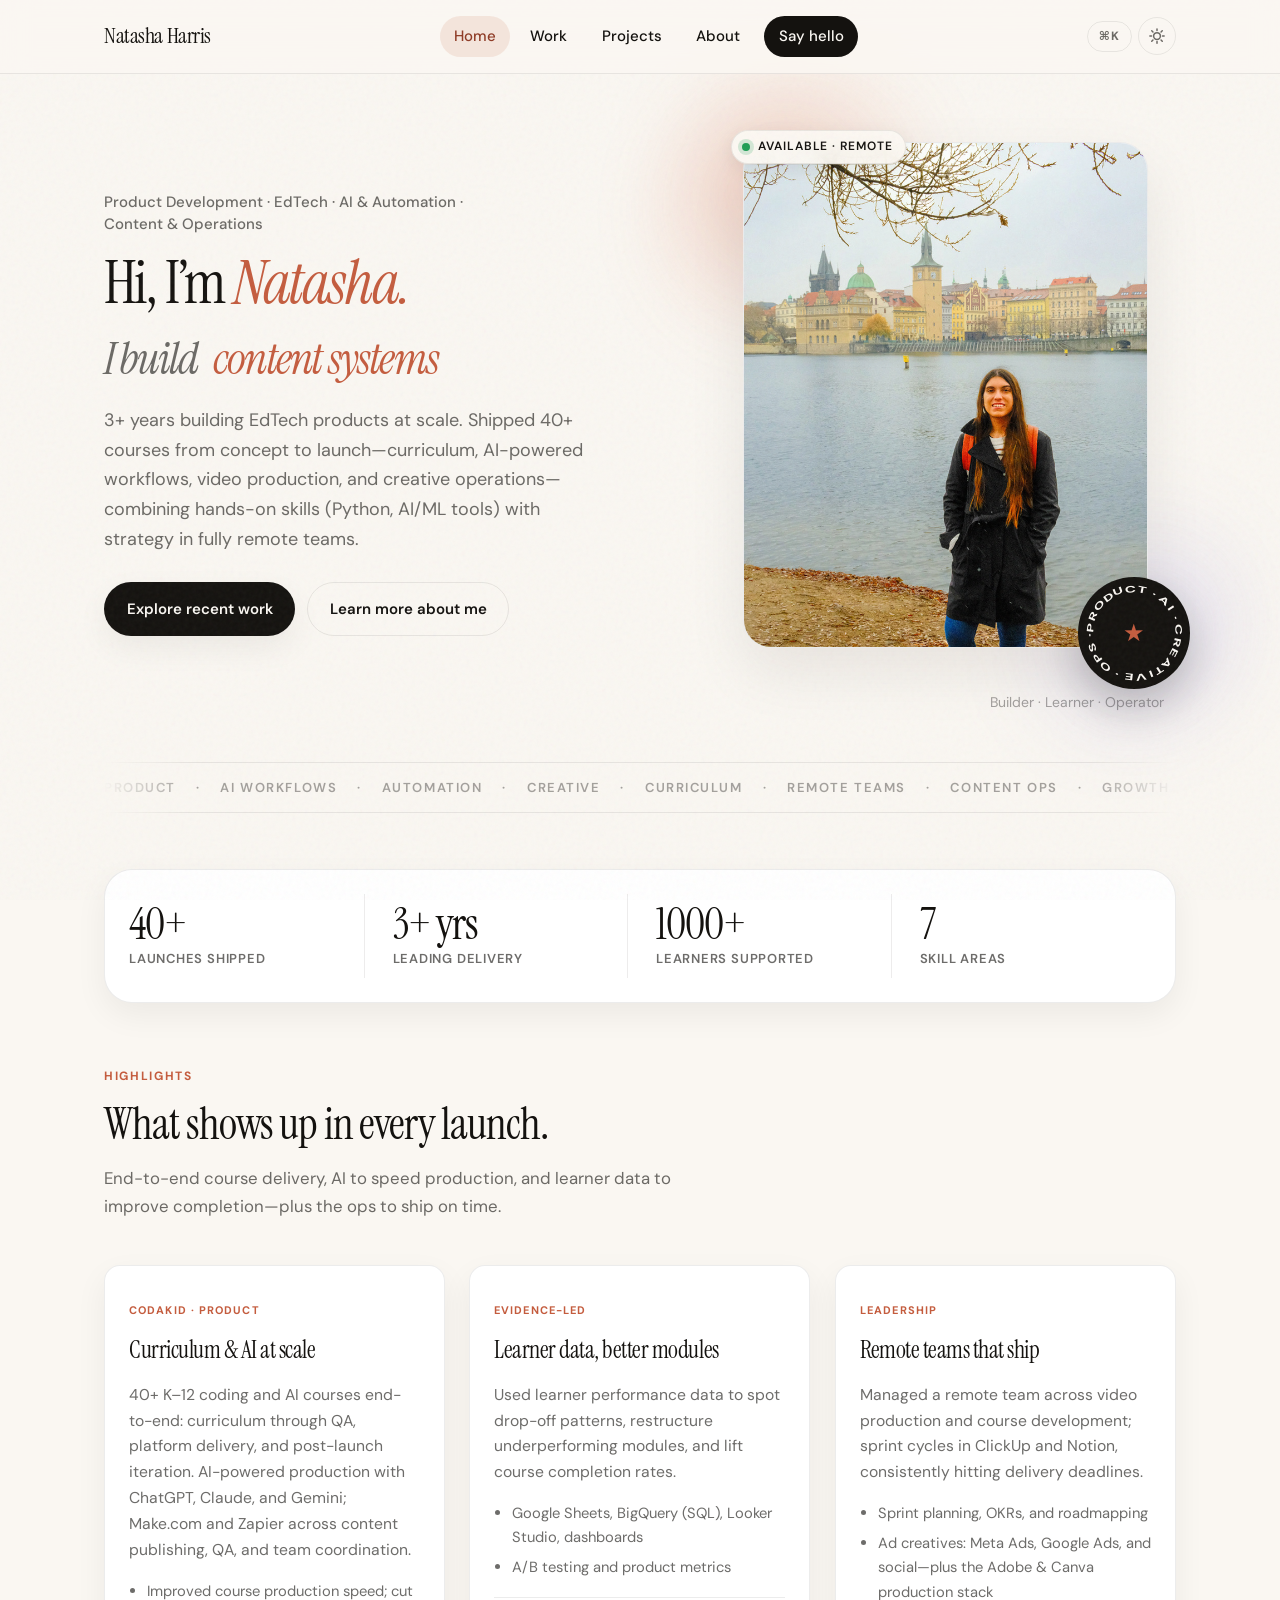
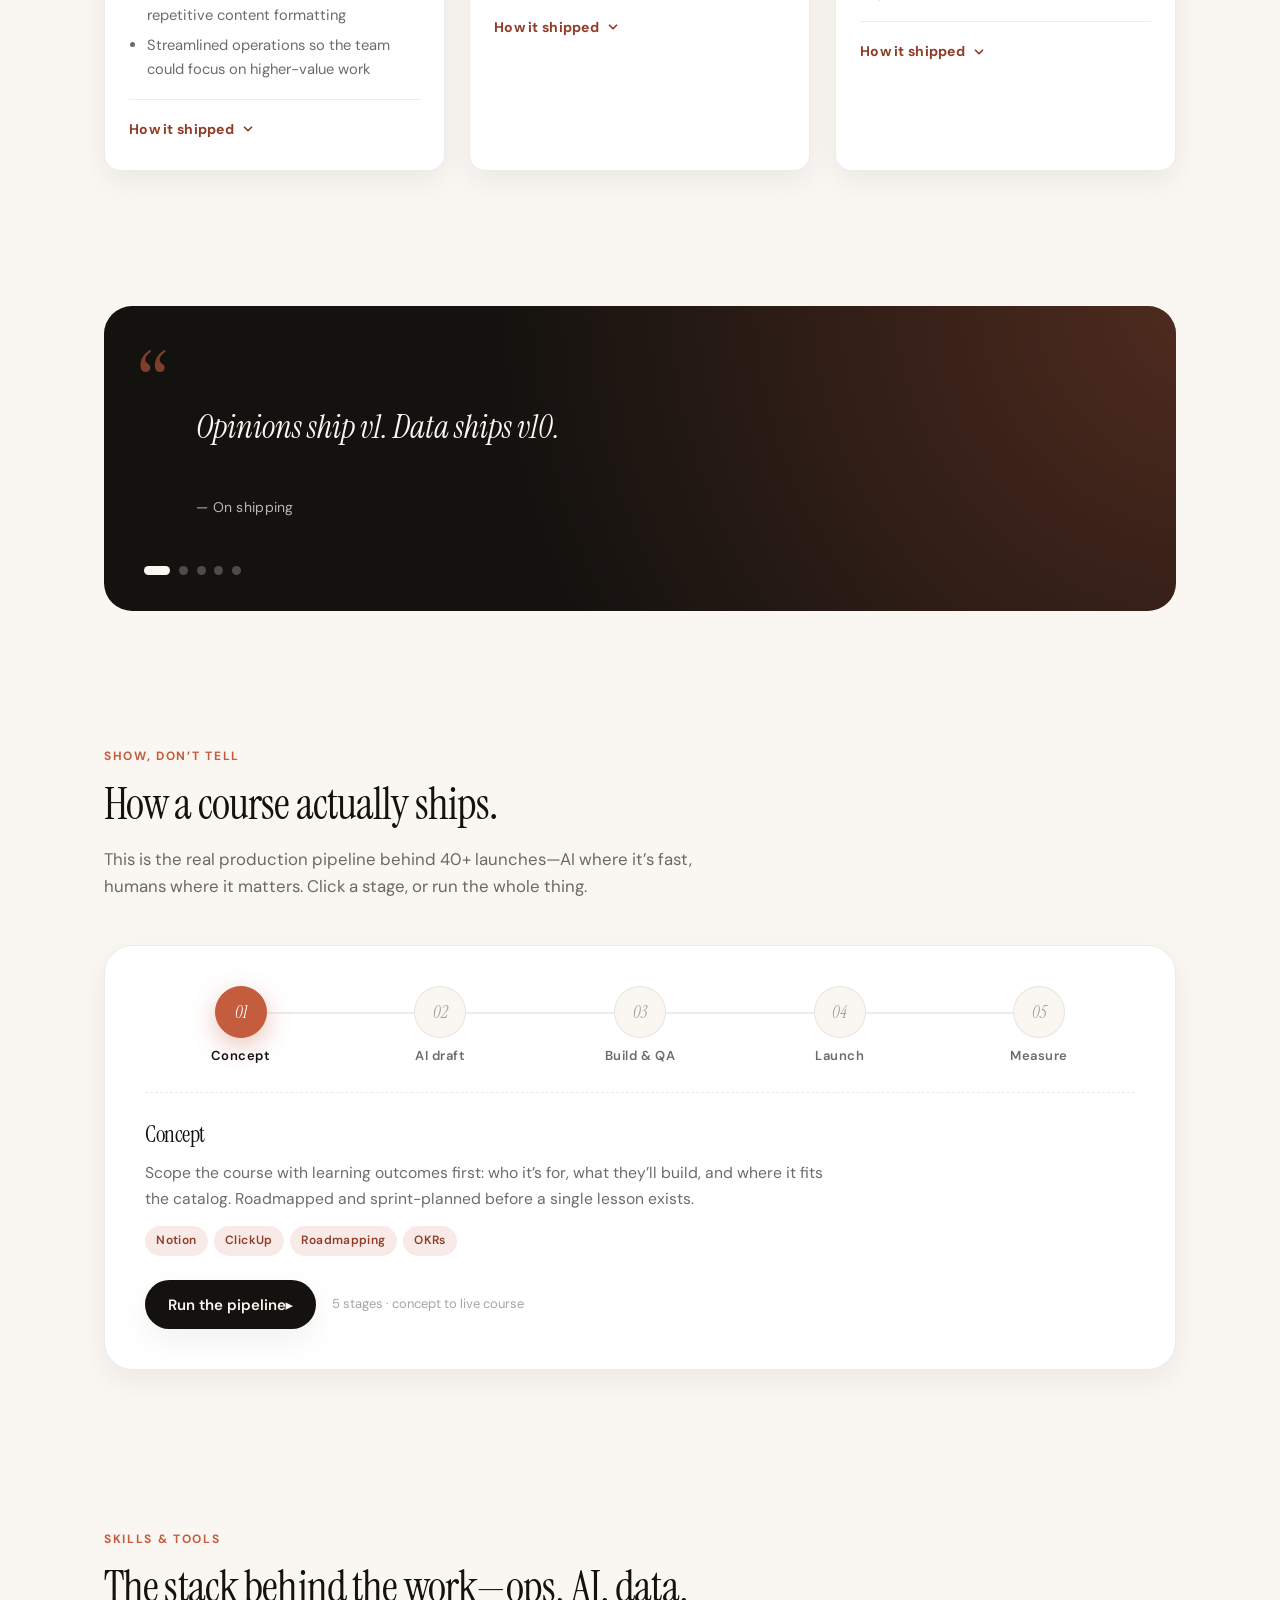
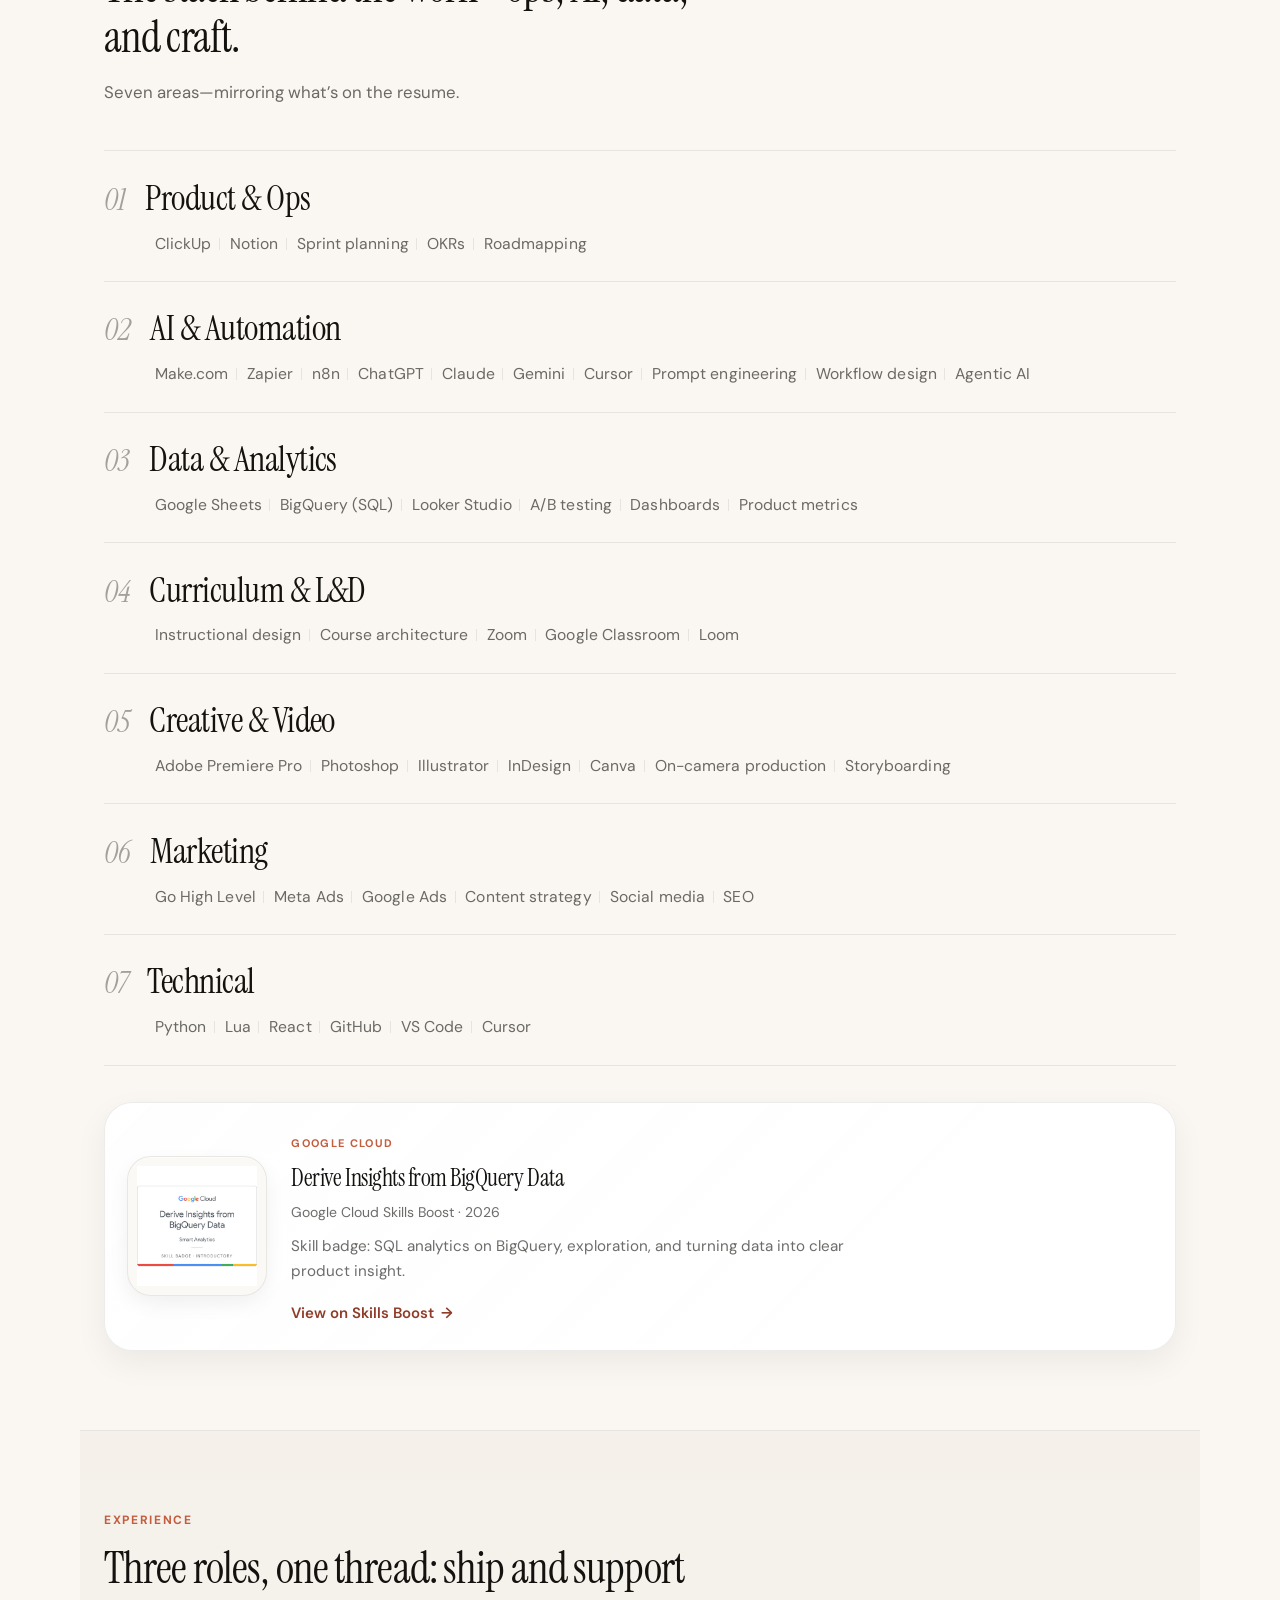
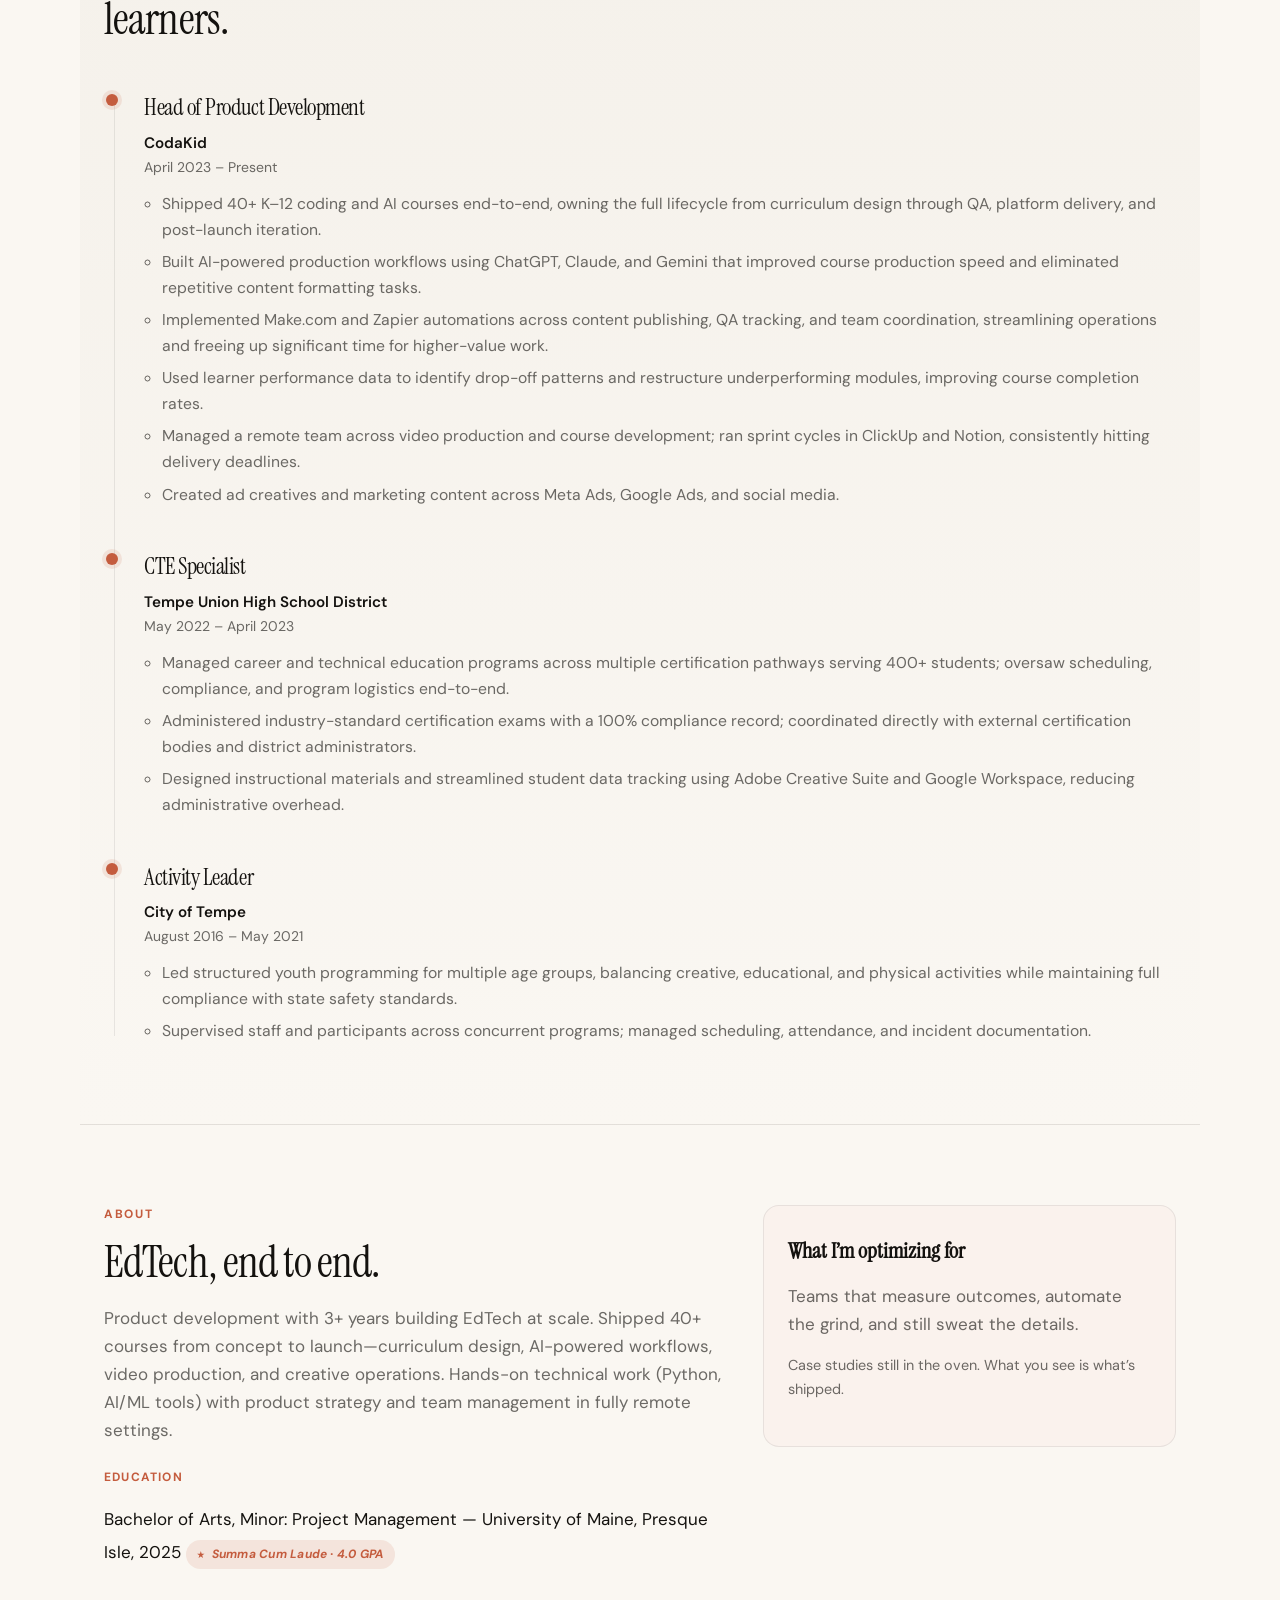
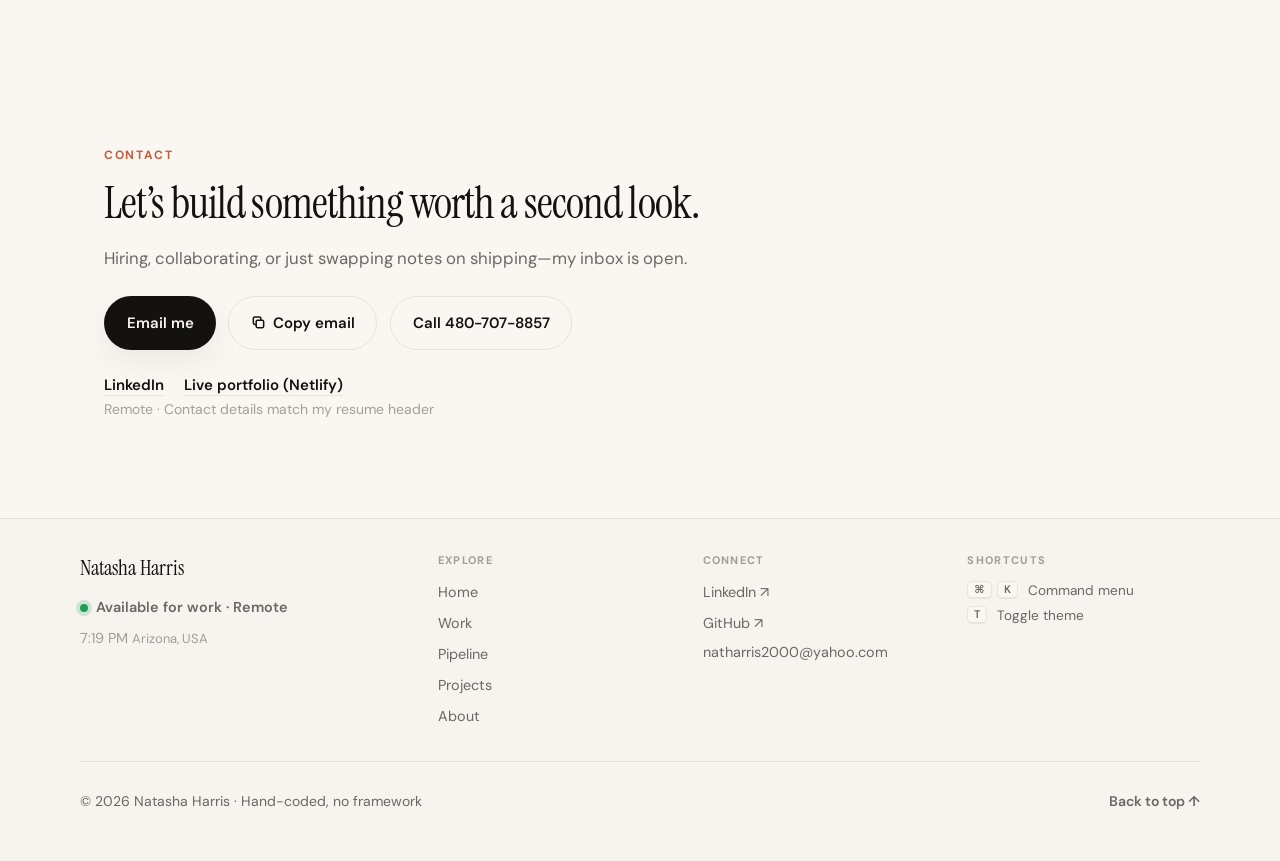
<file: index.html>
<!DOCTYPE html>
<html lang="en">
<head>
  <meta charset="UTF-8" />
  <meta name="viewport" content="width=device-width, initial-scale=1" />
  <meta name="description" content="Natasha Harris — Product development, EdTech, AI &amp; automation. 3+ years building products at scale: 40+ courses shipped, curriculum, video production, and remote team delivery." />
  <title>Natasha Harris · Product Development &amp; EdTech</title>

  <!-- Open Graph / social cards -->
  <meta property="og:type" content="website" />
  <meta property="og:title" content="Natasha Harris · Product Development &amp; EdTech" />
  <meta property="og:description" content="3+ years building EdTech products at scale. 40+ courses shipped — curriculum, AI workflows, video production, and remote team delivery." />
  <meta property="og:url" content="https://natashsaharrisportfolio.netlify.app/" />
  <meta property="og:image" content="https://natashsaharrisportfolio.netlify.app/assets/my-photo.jpeg" />
  <meta property="og:site_name" content="Natasha Harris" />
  <meta name="twitter:card" content="summary_large_image" />
  <meta name="twitter:title" content="Natasha Harris · Product Development &amp; EdTech" />
  <meta name="twitter:description" content="3+ years building EdTech products at scale. 40+ courses shipped — curriculum, AI workflows, video production, and remote team delivery." />
  <meta name="twitter:image" content="https://natashsaharrisportfolio.netlify.app/assets/my-photo.jpeg" />

  <!-- Structured data for search engines & AI recruiters -->
  <script type="application/ld+json">
  {
    "@context": "https://schema.org",
    "@type": "Person",
    "name": "Natasha Harris",
    "jobTitle": "Head of Product Development",
    "worksFor": { "@type": "Organization", "name": "CodaKid" },
    "url": "https://natashsaharrisportfolio.netlify.app/",
    "image": "https://natashsaharrisportfolio.netlify.app/assets/my-photo.jpeg",
    "email": "mailto:natharris2000@yahoo.com",
    "telephone": "+1-480-707-8857",
    "sameAs": [
      "https://www.linkedin.com/in/natasha-harris-",
      "https://github.com/ndh11"
    ],
    "knowsAbout": [
      "Product Development", "EdTech", "AI Workflows", "Automation",
      "Curriculum Design", "Data Analytics", "BigQuery", "Python",
      "Video Production", "Remote Team Management"
    ],
    "alumniOf": {
      "@type": "CollegeOrUniversity",
      "name": "University of Maine, Presque Isle"
    }
  }
  </script>

  <!-- Theme boot: set before paint to avoid flash -->
  <script>
    (function () {
      try {
        var t = localStorage.getItem("theme");
        if (t !== "dark" && t !== "light") {
          t = window.matchMedia("(prefers-color-scheme: dark)").matches ? "dark" : "light";
        }
        document.documentElement.setAttribute("data-theme", t);
      } catch (e) {}
    })();
  </script>
  <link rel="icon" href="assets/favicon.svg" type="image/svg+xml" />
  <link rel="alternate icon" href="assets/favicon.ico" sizes="any" />
  <link rel="apple-touch-icon" href="assets/apple-touch-icon.png" />
  <meta name="theme-color" content="#14120f" />
  <link rel="preconnect" href="https://fonts.googleapis.com" />
  <link rel="preconnect" href="https://fonts.gstatic.com" crossorigin />
  <link href="https://fonts.googleapis.com/css2?family=Instrument+Serif:ital@0;1&family=DM+Sans:ital,opsz,wght@0,9..40,400;0,9..40,500;0,9..40,600;0,9..40,700;1,9..40,400&display=swap" rel="stylesheet" />
  <link rel="stylesheet" href="css/styles.css" />
</head>
<body>
  <a class="skip-link" href="#main">Skip to content</a>
  <div class="scroll-progress" data-progress aria-hidden="true"></div>
  <div class="cursor-glow" data-cursor aria-hidden="true"></div>

  <header class="site-header" data-header>
    <div class="header-inner">
      <a class="logo" href="#">Natasha Harris</a>
      <nav class="site-nav" id="site-nav" data-nav>
        <a href="#home">Home</a>
        <a href="#impact">Work</a>
        <a href="projects.html">Projects</a>
        <a href="#about">About</a>
        <a href="#contact" class="nav-cta">Say hello</a>
      </nav>
      <div class="header-tools">
        <button class="cmdk-hint" type="button" data-palette-open aria-label="Open command menu">
          <span aria-hidden="true">⌘K</span>
        </button>
        <button class="theme-toggle" type="button" data-theme-toggle aria-label="Toggle dark mode" title="Toggle theme">
          <svg class="theme-toggle__icon theme-toggle__icon--sun" viewBox="0 0 24 24" fill="none" stroke="currentColor" stroke-width="2" stroke-linecap="round" aria-hidden="true">
            <circle cx="12" cy="12" r="4.5" />
            <path d="M12 2.5v2.2M12 19.3v2.2M2.5 12h2.2M19.3 12h2.2M5 5l1.6 1.6M17.4 17.4 19 19M19 5l-1.6 1.6M6.6 17.4 5 19" />
          </svg>
          <svg class="theme-toggle__icon theme-toggle__icon--moon" viewBox="0 0 24 24" fill="none" stroke="currentColor" stroke-width="2" stroke-linecap="round" stroke-linejoin="round" aria-hidden="true">
            <path d="M20.5 14.5A8.5 8.5 0 0 1 9.5 3.5a8.5 8.5 0 1 0 11 11Z" />
          </svg>
        </button>
        <button class="nav-toggle" type="button" aria-expanded="false" aria-controls="site-nav" data-nav-toggle>
          <span class="nav-toggle__bars" aria-hidden="true"></span>
          <span class="visually-hidden">Menu</span>
        </button>
      </div>
    </div>
  </header>

  <main id="main">
    <section id="home" class="hero section">
      <div class="hero__grid">
        <div class="hero__copy" data-reveal>
          <p class="hero__tagline">Product Development · EdTech · AI &amp; Automation · Content &amp; Operations</p>
          <h1 class="hero__title">
            Hi, I’m <span class="hero__name" data-scramble="Natasha.">Natasha.</span><br />
            <span class="hero__subline">
              I build
              <span class="rotator" data-rotator aria-live="polite">
                <span class="rotator__sizer" aria-hidden="true">creative programs</span>
                <span class="rotator__word is-active">products</span>
                <span class="rotator__word">content systems</span>
                <span class="rotator__word">AI workflows</span>
                <span class="rotator__word">creative programs</span>
                <span class="rotator__word">the whole thing</span>
              </span>
            </span>
          </h1>
          <p class="hero__lede">
            3+ years building EdTech products at scale. Shipped 40+ courses from concept to launch—curriculum,
            AI-powered workflows, video production, and creative operations—combining hands-on skills (Python, AI/ML
            tools) with strategy in fully remote teams.
          </p>
          <div class="hero__actions">
            <a class="btn btn--primary" href="#impact" data-magnetic>Explore recent work</a>
            <a class="btn btn--ghost" href="#about" data-magnetic>Learn more about me</a>
          </div>
        </div>
        <figure class="hero__photo-wrap" data-reveal>
          <div class="hero__photo-stage">
            <span class="hero__photo-blob hero__photo-blob--a" aria-hidden="true"></span>
            <span class="hero__photo-blob hero__photo-blob--b" aria-hidden="true"></span>
            <span class="hero__photo-grid" aria-hidden="true"></span>
            <div class="hero__photo-frame" data-tilt>
              <img src="assets/my-photo.jpeg" alt="Natasha Harris" width="560" height="640" loading="eager" />
              <div class="hero__photo-shine" aria-hidden="true"></div>
            </div>
            <span class="hero__status" aria-hidden="true">
              <span class="hero__status-dot"></span>
              <span class="hero__status-label">Available · Remote</span>
            </span>
            <button class="hero__badge" type="button" data-confetti aria-label="A little celebration" title="Click me">
              <svg class="hero__badge-ring" viewBox="0 0 120 120">
                <defs>
                  <path id="heroBadgePath" d="M 60,60 m -44,0 a 44,44 0 1,1 88,0 a 44,44 0 1,1 -88,0" />
                </defs>
                <text class="hero__badge-text">
                  <textPath href="#heroBadgePath" startOffset="0" textLength="276" lengthAdjust="spacingAndGlyphs">PRODUCT · AI · CREATIVE · OPS ·</textPath>
                </text>
              </svg>
              <span class="hero__badge-core">★</span>
            </button>
          </div>
          <figcaption class="hero__caption">Builder · Learner · Operator</figcaption>
        </figure>
      </div>
      <div class="hero__marquee" aria-hidden="true">
        <div class="marquee__track">
          <span>Product</span><span>·</span><span>AI workflows</span><span>·</span><span>Automation</span><span>·</span><span>Creative</span><span>·</span><span>Curriculum</span><span>·</span><span>Remote teams</span><span>·</span><span>Content ops</span><span>·</span><span>Growth</span><span>·</span>
          <span>Product</span><span>·</span><span>AI workflows</span><span>·</span><span>Automation</span><span>·</span><span>Creative</span><span>·</span><span>Curriculum</span><span>·</span><span>Remote teams</span><span>·</span><span>Content ops</span><span>·</span><span>Growth</span><span>·</span>
        </div>
      </div>
    </section>

    <section class="section section--tight stats" aria-label="By the numbers">
      <ul class="stats__grid" data-reveal>
        <li class="stats__item" data-count="40" data-suffix="+">
          <span class="stats__number" data-count-target>0</span>
          <span class="stats__label">Launches shipped</span>
        </li>
        <li class="stats__item" data-count="3" data-suffix="+ yrs">
          <span class="stats__number" data-count-target>0</span>
          <span class="stats__label">Leading delivery</span>
        </li>
        <li class="stats__item" data-count="1000" data-suffix="+">
          <span class="stats__number" data-count-target>0</span>
          <span class="stats__label">Learners supported</span>
        </li>
        <li class="stats__item" data-count="7" data-suffix="">
          <span class="stats__number" data-count-target>0</span>
          <span class="stats__label">Skill areas</span>
        </li>
      </ul>
    </section>

    <section id="impact" class="section section--tight">
      <div class="section__head" data-reveal>
        <p class="eyebrow">Highlights</p>
        <h2 class="section__title">What shows up in every launch.</h2>
        <p class="section__sub">
          End-to-end course delivery, AI to speed production, and learner data to improve completion—plus the ops to ship on time.
        </p>
      </div>
      <div class="cards cards--3" data-stagger>
        <article class="card card--lift" data-reveal data-tilt>
          <span class="card__tag">CodaKid · Product</span>
          <h3 class="card__title">Curriculum &amp; AI at scale</h3>
          <p class="card__body">
            40+ K–12 coding and AI courses end-to-end: curriculum through QA, platform delivery, and post-launch iteration.
            AI-powered production with ChatGPT, Claude, and Gemini; Make.com and Zapier across content publishing, QA, and team coordination.
          </p>
          <ul class="card__list">
            <li>Improved course production speed; cut repetitive content formatting</li>
            <li>Streamlined operations so the team could focus on higher-value work</li>
          </ul>
          <details class="case-study" data-case-study>
            <summary class="case-study__toggle">
              <span>How it shipped</span>
              <svg class="case-study__chev" viewBox="0 0 16 16" fill="none" stroke="currentColor" stroke-width="2" stroke-linecap="round" stroke-linejoin="round" aria-hidden="true"><path d="m4 6 4 4 4-4" /></svg>
            </summary>
            <div class="case-study__panel">
              <dl class="case-study__steps">
                <div class="case-study__step">
                  <dt>Problem</dt>
                  <dd>Course production was slow and manual—every lesson hand-formatted, every QA pass tracked in scattered docs.</dd>
                </div>
                <div class="case-study__step">
                  <dt>Action</dt>
                  <dd>Built AI-assisted drafting pipelines (ChatGPT, Claude, Gemini) plus Make.com / Zapier automations for publishing, QA tracking, and team handoffs.</dd>
                </div>
                <div class="case-study__step">
                  <dt>Result</dt>
                  <dd>40+ courses shipped end-to-end with faster production cycles and near-zero repetitive formatting work.</dd>
                </div>
              </dl>
            </div>
          </details>
        </article>
        <article class="card card--lift" data-reveal data-tilt>
          <span class="card__tag">Evidence-led</span>
          <h3 class="card__title">Learner data, better modules</h3>
          <p class="card__body">
            Used learner performance data to spot drop-off patterns, restructure underperforming modules, and lift course
            completion rates.
          </p>
          <ul class="card__list">
            <li>Google Sheets, BigQuery (SQL), Looker Studio, dashboards</li>
            <li>A/B testing and product metrics</li>
          </ul>
          <details class="case-study" data-case-study>
            <summary class="case-study__toggle">
              <span>How it shipped</span>
              <svg class="case-study__chev" viewBox="0 0 16 16" fill="none" stroke="currentColor" stroke-width="2" stroke-linecap="round" stroke-linejoin="round" aria-hidden="true"><path d="m4 6 4 4 4-4" /></svg>
            </summary>
            <div class="case-study__panel">
              <dl class="case-study__steps">
                <div class="case-study__step">
                  <dt>Problem</dt>
                  <dd>Learners were quietly dropping off mid-course and nobody knew exactly where—or why.</dd>
                </div>
                <div class="case-study__step">
                  <dt>Action</dt>
                  <dd>Instrumented completion funnels in BigQuery and Looker Studio, found the exact modules where attention died, and restructured them.</dd>
                </div>
                <div class="case-study__step">
                  <dt>Result</dt>
                  <dd>Lifted course completion rates—and turned dashboards into a standing habit, not a one-off audit.</dd>
                </div>
              </dl>
            </div>
          </details>
        </article>
        <article class="card card--lift" data-reveal data-tilt>
          <span class="card__tag">Leadership</span>
          <h3 class="card__title">Remote teams that ship</h3>
          <p class="card__body">
            Managed a remote team across video production and course development; sprint cycles in ClickUp and Notion,
            consistently hitting delivery deadlines.
          </p>
          <ul class="card__list">
            <li>Sprint planning, OKRs, and roadmapping</li>
            <li>Ad creatives: Meta Ads, Google Ads, and social—plus the Adobe &amp; Canva production stack</li>
          </ul>
          <details class="case-study" data-case-study>
            <summary class="case-study__toggle">
              <span>How it shipped</span>
              <svg class="case-study__chev" viewBox="0 0 16 16" fill="none" stroke="currentColor" stroke-width="2" stroke-linecap="round" stroke-linejoin="round" aria-hidden="true"><path d="m4 6 4 4 4-4" /></svg>
            </summary>
            <div class="case-study__panel">
              <dl class="case-study__steps">
                <div class="case-study__step">
                  <dt>Problem</dt>
                  <dd>A fully remote team across video and course dev, with deadlines that didn't care about time zones.</dd>
                </div>
                <div class="case-study__step">
                  <dt>Action</dt>
                  <dd>Ran sprint cycles in ClickUp and Notion with clear owners, OKRs, and a system that carried the work between handoffs.</dd>
                </div>
                <div class="case-study__step">
                  <dt>Result</dt>
                  <dd>Consistently hit delivery deadlines—while also shipping ad creative across Meta, Google, and social.</dd>
                </div>
              </dl>
            </div>
          </details>
        </article>
      </div>
    </section>

    <section class="section quote-band" data-reveal>
      <div class="quote-band__inner" data-quote-carousel>
        <ul class="quote-deck" data-quote-deck aria-live="polite">
          <li class="quote-card is-active" data-quote-card>
            <span class="quote-card__mark" aria-hidden="true">&ldquo;</span>
            <blockquote class="quote">
              <p>Opinions ship v1. Data ships v10.</p>
            </blockquote>
            <p class="quote__attr">— On shipping</p>
          </li>
          <li class="quote-card" data-quote-card>
            <span class="quote-card__mark" aria-hidden="true">&ldquo;</span>
            <blockquote class="quote">
              <p>Range isn&rsquo;t a backup plan. It&rsquo;s the plan.</p>
            </blockquote>
            <p class="quote__attr">— On being a generalist</p>
          </li>
          <li class="quote-card" data-quote-card>
            <span class="quote-card__mark" aria-hidden="true">&ldquo;</span>
            <blockquote class="quote">
              <p>If a robot can do it, automate it&mdash;then go do the hard thing.</p>
            </blockquote>
            <p class="quote__attr">— On AI &amp; workflows</p>
          </li>
          <li class="quote-card" data-quote-card>
            <span class="quote-card__mark" aria-hidden="true">&ldquo;</span>
            <blockquote class="quote">
              <p>A dashboard is just a dare: find the thing, fix the thing.</p>
            </blockquote>
            <p class="quote__attr">— On product analytics</p>
          </li>
          <li class="quote-card" data-quote-card>
            <span class="quote-card__mark" aria-hidden="true">&ldquo;</span>
            <blockquote class="quote">
              <p>Remote teams ship when the system carries the work.</p>
            </blockquote>
            <p class="quote__attr">— On operations</p>
          </li>
        </ul>

        <div class="quote-controls" data-quote-dots>
          <button type="button" class="quote-dot is-active" data-quote-dot="0" aria-label="Quote 1"></button>
          <button type="button" class="quote-dot" data-quote-dot="1" aria-label="Quote 2"></button>
          <button type="button" class="quote-dot" data-quote-dot="2" aria-label="Quote 3"></button>
          <button type="button" class="quote-dot" data-quote-dot="3" aria-label="Quote 4"></button>
          <button type="button" class="quote-dot" data-quote-dot="4" aria-label="Quote 5"></button>
        </div>
      </div>
    </section>

    <section id="pipeline" class="section pipeline-section">
      <div class="section__head" data-reveal>
        <p class="eyebrow">Show, don&rsquo;t tell</p>
        <h2 class="section__title">How a course actually ships.</h2>
        <p class="section__sub">
          This is the real production pipeline behind 40+ launches—AI where it&rsquo;s fast, humans where it matters.
          Click a stage, or run the whole thing.
        </p>
      </div>
      <div class="pipeline" data-pipeline data-reveal>
        <div class="pipeline__track" role="tablist" aria-label="Production pipeline stages">
          <div class="pipeline__rail" aria-hidden="true">
            <span class="pipeline__rail-fill" data-pipeline-fill></span>
            <span class="pipeline__packet" data-pipeline-packet></span>
          </div>
          <button class="pipeline__node is-active" type="button" role="tab" aria-selected="true" data-pipeline-node="0">
            <span class="pipeline__dot"><span class="pipeline__num">01</span></span>
            <span class="pipeline__label">Concept</span>
          </button>
          <button class="pipeline__node" type="button" role="tab" aria-selected="false" data-pipeline-node="1">
            <span class="pipeline__dot"><span class="pipeline__num">02</span></span>
            <span class="pipeline__label">AI draft</span>
          </button>
          <button class="pipeline__node" type="button" role="tab" aria-selected="false" data-pipeline-node="2">
            <span class="pipeline__dot"><span class="pipeline__num">03</span></span>
            <span class="pipeline__label">Build &amp; QA</span>
          </button>
          <button class="pipeline__node" type="button" role="tab" aria-selected="false" data-pipeline-node="3">
            <span class="pipeline__dot"><span class="pipeline__num">04</span></span>
            <span class="pipeline__label">Launch</span>
          </button>
          <button class="pipeline__node" type="button" role="tab" aria-selected="false" data-pipeline-node="4">
            <span class="pipeline__dot"><span class="pipeline__num">05</span></span>
            <span class="pipeline__label">Measure</span>
          </button>
        </div>
        <div class="pipeline__detail" data-pipeline-detail aria-live="polite">
          <h3 class="pipeline__detail-title" data-pipeline-title>Concept</h3>
          <p class="pipeline__detail-desc" data-pipeline-desc>
            Scope the course with learning outcomes first: who it&rsquo;s for, what they&rsquo;ll build, and where it fits the catalog.
          </p>
          <div class="pipeline__tools" data-pipeline-tools></div>
        </div>
        <div class="pipeline__actions">
          <button class="btn btn--primary pipeline__run" type="button" data-pipeline-run data-magnetic>
            Run the pipeline <span aria-hidden="true">▸</span>
          </button>
          <p class="pipeline__hint" data-pipeline-status>5 stages · concept to live course</p>
        </div>
      </div>
    </section>

    <section id="skills" class="section">
      <div class="section__head" data-reveal>
        <p class="eyebrow">Skills &amp; tools</p>
        <h2 class="section__title">The stack behind the work—ops, AI, data, and craft.</h2>
        <p class="section__sub">Seven areas—mirroring what’s on the resume.</p>
      </div>

      <ol class="skill-index" data-reveal>
        <li class="skill-entry">
          <div class="skill-entry__row">
            <span class="skill-entry__num" aria-hidden="true">01</span>
            <h3 class="skill-entry__title">Product &amp; Ops</h3>
          </div>
          <ul class="skill-entry__list">
            <li>ClickUp</li>
            <li>Notion</li>
            <li>Sprint planning</li>
            <li>OKRs</li>
            <li>Roadmapping</li>
          </ul>
        </li>
        <li class="skill-entry">
          <div class="skill-entry__row">
            <span class="skill-entry__num" aria-hidden="true">02</span>
            <h3 class="skill-entry__title">AI &amp; Automation</h3>
          </div>
          <ul class="skill-entry__list">
            <li>Make.com</li>
            <li>Zapier</li>
            <li>n8n</li>
            <li>ChatGPT</li>
            <li>Claude</li>
            <li>Gemini</li>
            <li>Cursor</li>
            <li>Prompt engineering</li>
            <li>Workflow design</li>
            <li>Agentic AI</li>
          </ul>
        </li>
        <li class="skill-entry">
          <div class="skill-entry__row">
            <span class="skill-entry__num" aria-hidden="true">03</span>
            <h3 class="skill-entry__title">Data &amp; Analytics</h3>
          </div>
          <ul class="skill-entry__list">
            <li>Google Sheets</li>
            <li>BigQuery (SQL)</li>
            <li>Looker Studio</li>
            <li>A/B testing</li>
            <li>Dashboards</li>
            <li>Product metrics</li>
          </ul>
        </li>
        <li class="skill-entry">
          <div class="skill-entry__row">
            <span class="skill-entry__num" aria-hidden="true">04</span>
            <h3 class="skill-entry__title">Curriculum &amp; L&amp;D</h3>
          </div>
          <ul class="skill-entry__list">
            <li>Instructional design</li>
            <li>Course architecture</li>
            <li>Zoom</li>
            <li>Google Classroom</li>
            <li>Loom</li>
          </ul>
        </li>
        <li class="skill-entry">
          <div class="skill-entry__row">
            <span class="skill-entry__num" aria-hidden="true">05</span>
            <h3 class="skill-entry__title">Creative &amp; Video</h3>
          </div>
          <ul class="skill-entry__list">
            <li>Adobe Premiere Pro</li>
            <li>Photoshop</li>
            <li>Illustrator</li>
            <li>InDesign</li>
            <li>Canva</li>
            <li>On-camera production</li>
            <li>Storyboarding</li>
          </ul>
        </li>
        <li class="skill-entry">
          <div class="skill-entry__row">
            <span class="skill-entry__num" aria-hidden="true">06</span>
            <h3 class="skill-entry__title">Marketing</h3>
          </div>
          <ul class="skill-entry__list">
            <li>Go High Level</li>
            <li>Meta Ads</li>
            <li>Google Ads</li>
            <li>Content strategy</li>
            <li>Social media</li>
            <li>SEO</li>
          </ul>
        </li>
        <li class="skill-entry">
          <div class="skill-entry__row">
            <span class="skill-entry__num" aria-hidden="true">07</span>
            <h3 class="skill-entry__title">Technical</h3>
          </div>
          <ul class="skill-entry__list">
            <li>Python</li>
            <li>Lua</li>
            <li>React</li>
            <li>GitHub</li>
            <li>VS Code</li>
            <li>Cursor</li>
          </ul>
        </li>
      </ol>
      <aside class="cert-card" data-reveal aria-label="Certifications">
        <a class="cert-card__inner" href="https://www.cloudskillsboost.google/catalog" target="_blank" rel="noopener noreferrer" data-tilt>
          <div class="cert-card__badge">
            <img src="assets/derive-insights-from-bigquery-data-skill-badge.png" alt="Google Cloud Skill Badge — Derive Insights from BigQuery Data" width="140" height="140" loading="lazy" />
          </div>
          <div class="cert-card__body">
            <span class="cert-card__eyebrow">Google Cloud</span>
            <h3 class="cert-card__title">Derive Insights from BigQuery Data</h3>
            <p class="cert-card__meta">Google Cloud Skills Boost · 2026</p>
            <p class="cert-card__desc">
              Skill badge: SQL analytics on BigQuery, exploration, and turning data into clear product insight.
            </p>
            <span class="cert-card__cta">View on Skills Boost <span aria-hidden="true">→</span></span>
          </div>
        </a>
      </aside>
    </section>

    <section id="experience" class="section section--alt">
      <div class="section__head" data-reveal>
        <p class="eyebrow">Experience</p>
        <h2 class="section__title">Three roles, one thread: ship and support learners.</h2>
      </div>
      <ol class="timeline" data-reveal data-timeline>
        <li class="timeline__item">
          <div class="timeline__marker" aria-hidden="true"></div>
          <div class="timeline__content">
            <header class="timeline__head">
              <h3>Head of Product Development</h3>
              <span class="timeline__org">CodaKid</span>
              <span class="timeline__dates">April 2023 – Present</span>
            </header>
            <ul class="timeline__bullets">
              <li>Shipped 40+ K–12 coding and AI courses end-to-end, owning the full lifecycle from curriculum design through QA, platform delivery, and post-launch iteration.</li>
              <li>Built AI-powered production workflows using ChatGPT, Claude, and Gemini that improved course production speed and eliminated repetitive content formatting tasks.</li>
              <li>Implemented Make.com and Zapier automations across content publishing, QA tracking, and team coordination, streamlining operations and freeing up significant time for higher-value work.</li>
              <li>Used learner performance data to identify drop-off patterns and restructure underperforming modules, improving course completion rates.</li>
              <li>Managed a remote team across video production and course development; ran sprint cycles in ClickUp and Notion, consistently hitting delivery deadlines.</li>
              <li>Created ad creatives and marketing content across Meta Ads, Google Ads, and social media.</li>
            </ul>
          </div>
        </li>
        <li class="timeline__item">
          <div class="timeline__marker" aria-hidden="true"></div>
          <div class="timeline__content">
            <header class="timeline__head">
              <h3>CTE Specialist</h3>
              <span class="timeline__org">Tempe Union High School District</span>
              <span class="timeline__dates">May 2022 – April 2023</span>
            </header>
            <ul class="timeline__bullets">
              <li>Managed career and technical education programs across multiple certification pathways serving 400+ students; oversaw scheduling, compliance, and program logistics end-to-end.</li>
              <li>Administered industry-standard certification exams with a 100% compliance record; coordinated directly with external certification bodies and district administrators.</li>
              <li>Designed instructional materials and streamlined student data tracking using Adobe Creative Suite and Google Workspace, reducing administrative overhead.</li>
            </ul>
          </div>
        </li>
        <li class="timeline__item">
          <div class="timeline__marker" aria-hidden="true"></div>
          <div class="timeline__content">
            <header class="timeline__head">
              <h3>Activity Leader</h3>
              <span class="timeline__org">City of Tempe</span>
              <span class="timeline__dates">August 2016 – May 2021</span>
            </header>
            <ul class="timeline__bullets">
              <li>Led structured youth programming for multiple age groups, balancing creative, educational, and physical activities while maintaining full compliance with state safety standards.</li>
              <li>Supervised staff and participants across concurrent programs; managed scheduling, attendance, and incident documentation.</li>
            </ul>
          </div>
        </li>
      </ol>
    </section>

    <section id="about" class="section">
      <div class="about__grid">
        <div data-reveal>
          <p class="eyebrow">About</p>
          <h2 class="section__title">EdTech, end to end.</h2>
          <p class="prose">
            Product development with 3+ years building EdTech at scale. Shipped 40+ courses from concept to launch—curriculum
            design, AI-powered workflows, video production, and creative operations. Hands-on technical work (Python, AI/ML
            tools) with product strategy and team management in fully remote settings.
          </p>
          <div class="about__meta">
            <div>
              <span class="meta-label">Education</span>
              <p>
                Bachelor of Arts, Minor: Project Management — University of Maine, Presque Isle, 2025
                <span class="meta-honor">Summa Cum Laude · 4.0 GPA</span>
              </p>
            </div>
          </div>
        </div>
        <div class="about__aside card card--soft" data-reveal>
          <h3 class="about__aside-title">What I’m optimizing for</h3>
          <p class="prose">
            Teams that measure outcomes, automate the grind, and still sweat the details.
          </p>
          <p class="prose prose--small">
            Case studies still in the oven. What you see is what’s shipped.
          </p>
        </div>
      </div>
    </section>

    <section id="contact" class="section section--contact">
      <div class="contact__panel" data-reveal>
        <p class="eyebrow">Contact</p>
        <h2 class="section__title">Let’s build something worth a second look.</h2>
        <p class="section__sub contact__lede">
          Hiring, collaborating, or just swapping notes on shipping—my inbox is open.
        </p>
        <div class="contact__actions">
          <a class="btn btn--primary" href="mailto:natharris2000@yahoo.com" data-magnetic>Email me</a>
          <button class="btn btn--ghost btn--copy" type="button" data-copy-email="natharris2000@yahoo.com" data-magnetic>
            <svg viewBox="0 0 16 16" fill="none" stroke="currentColor" stroke-width="1.6" stroke-linecap="round" stroke-linejoin="round" aria-hidden="true"><rect x="5.5" y="5.5" width="8" height="8" rx="1.5"/><path d="M10.5 5.5v-2a1.5 1.5 0 0 0-1.5-1.5H4A1.5 1.5 0 0 0 2.5 3.5v5A1.5 1.5 0 0 0 4 10h1.5"/></svg>
            Copy email
          </button>
          <a class="btn btn--ghost" href="tel:+14807078857" data-magnetic>Call 480-707-8857</a>
        </div>
        <ul class="contact__links" data-reveal>
          <li><a href="https://www.linkedin.com/in/natasha-harris-" rel="noopener noreferrer" target="_blank">LinkedIn</a></li>
          <li><a href="https://natashsaharrisportfolio.netlify.app/" rel="noopener noreferrer" target="_blank">Live portfolio (Netlify)</a></li>
        </ul>
        <p class="contact__fineprint">Remote · Contact details match my resume header</p>
      </div>
    </section>
  </main>

  <footer class="site-footer">
    <div class="footer__grid">
      <div class="footer__col footer__col--brand">
        <p class="footer__logo">Natasha Harris</p>
        <p class="footer__status">
          <span class="footer__status-dot" aria-hidden="true"></span>
          Available for work · Remote
        </p>
        <p class="footer__time">
          <span data-local-time>--:--</span> <span class="footer__time-zone">Arizona, USA</span>
        </p>
      </div>
      <nav class="footer__col" aria-label="Footer navigation">
        <p class="footer__heading">Explore</p>
        <a href="#home">Home</a>
        <a href="#impact">Work</a>
        <a href="#pipeline">Pipeline</a>
        <a href="projects.html">Projects</a>
        <a href="#about">About</a>
      </nav>
      <div class="footer__col">
        <p class="footer__heading">Connect</p>
        <a href="https://www.linkedin.com/in/natasha-harris-" target="_blank" rel="noopener noreferrer">LinkedIn ↗</a>
        <a href="https://github.com/ndh11" target="_blank" rel="noopener noreferrer">GitHub ↗</a>
        <button class="footer__copy" type="button" data-copy-email="natharris2000@yahoo.com">natharris2000@yahoo.com</button>
      </div>
      <div class="footer__col">
        <p class="footer__heading">Shortcuts</p>
        <button class="footer__kbd-row" type="button" data-palette-open>
          <kbd>⌘</kbd><kbd>K</kbd> <span>Command menu</span>
        </button>
        <button class="footer__kbd-row" type="button" data-theme-toggle-alt>
          <kbd>T</kbd> <span>Toggle theme</span>
        </button>
      </div>
    </div>
    <div class="footer__inner">
      <span>© <span data-year>2026</span> Natasha Harris · Hand-coded, no framework</span>
      <a href="#home" class="footer__top">Back to top ↑</a>
    </div>
  </footer>

  <!-- Command palette -->
  <div class="palette" data-palette hidden>
    <div class="palette__backdrop" data-palette-close></div>
    <div class="palette__panel" role="dialog" aria-modal="true" aria-label="Command menu">
      <div class="palette__search">
        <svg viewBox="0 0 16 16" fill="none" stroke="currentColor" stroke-width="1.8" stroke-linecap="round" aria-hidden="true"><circle cx="7" cy="7" r="4.5"/><path d="m13.5 13.5-3-3"/></svg>
        <input type="text" data-palette-input placeholder="Search sections, actions, links…" autocomplete="off" spellcheck="false" />
        <kbd>esc</kbd>
      </div>
      <ul class="palette__list" data-palette-list role="listbox"></ul>
      <div class="palette__footer">
        <span><kbd>↑</kbd><kbd>↓</kbd> navigate</span>
        <span><kbd>↵</kbd> select</span>
      </div>
    </div>
  </div>

  <!-- Toast notifications -->
  <div class="toast" data-toast role="status" aria-live="polite"></div>

  <!-- Back to top progress ring -->
  <button class="fab-top" type="button" data-fab-top aria-label="Back to top">
    <svg class="fab-top__ring" viewBox="0 0 44 44" aria-hidden="true">
      <circle class="fab-top__track" cx="22" cy="22" r="19" />
      <circle class="fab-top__fill" cx="22" cy="22" r="19" data-fab-ring />
    </svg>
    <span class="fab-top__arrow" aria-hidden="true">↑</span>
  </button>

  <canvas class="confetti-canvas" data-confetti-canvas aria-hidden="true"></canvas>

  <div class="grain" aria-hidden="true"></div>
  <script src="js/main.js" defer></script>
</body>
</html>
</file>
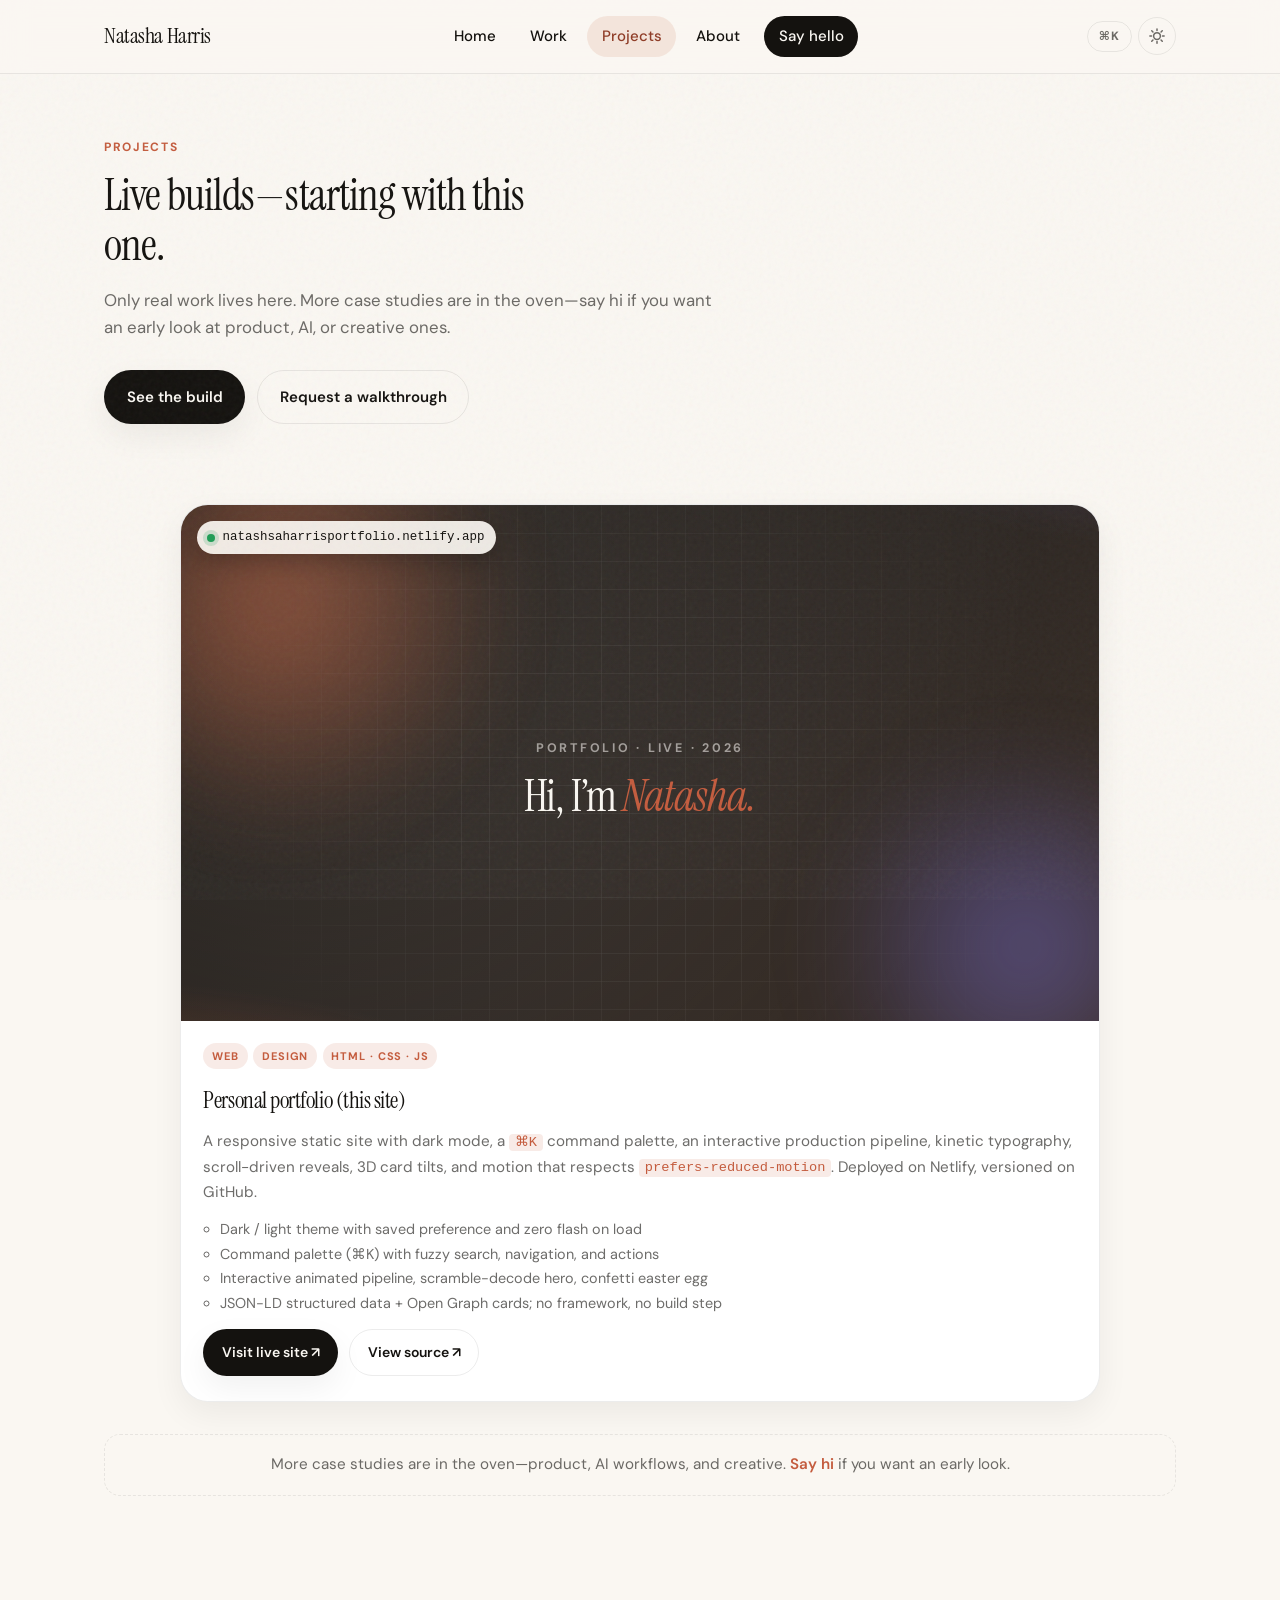
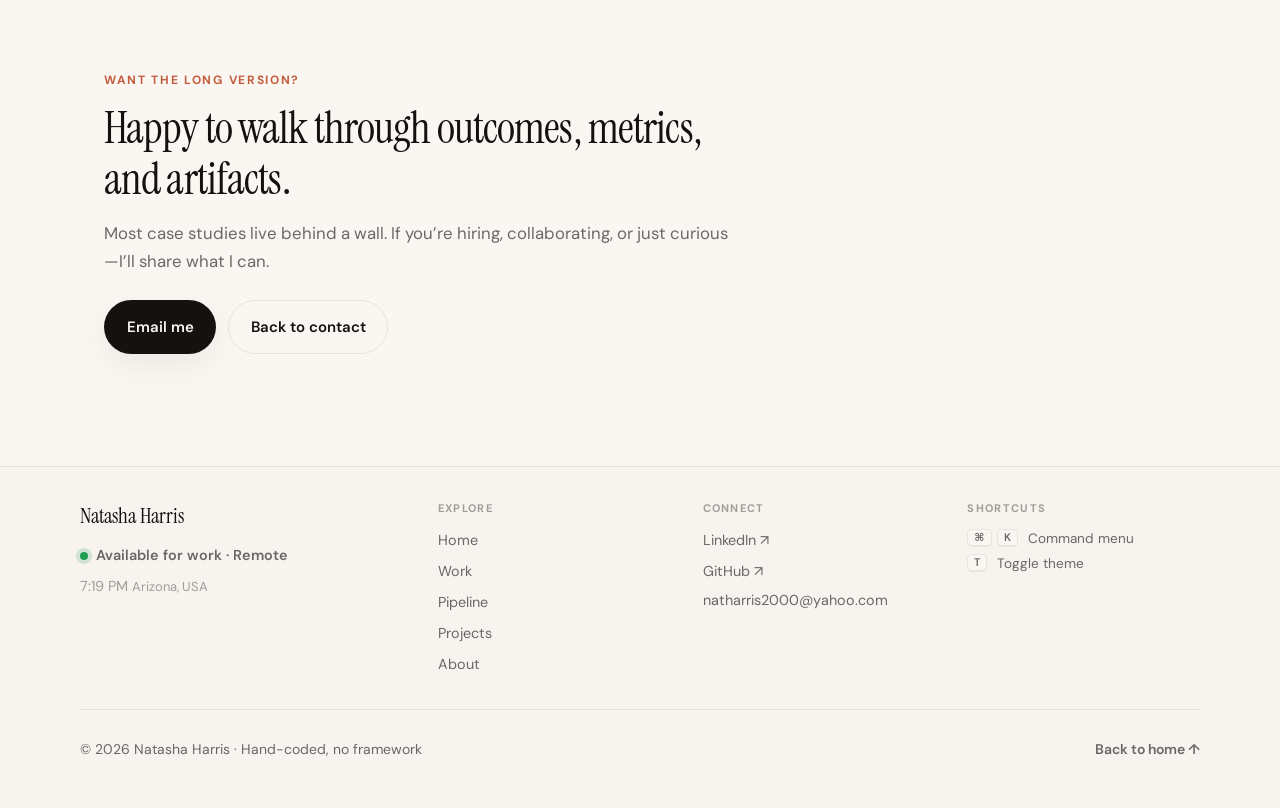
<file: projects.html>
<!DOCTYPE html>
<html lang="en">
<head>
  <meta charset="UTF-8" />
  <meta name="viewport" content="width=device-width, initial-scale=1" />
  <meta name="description" content="Projects by Natasha Harris — live and in-progress builds. The first is this portfolio itself, hand-coded in HTML, CSS, and JavaScript." />
  <title>Projects · Natasha Harris</title>

  <!-- Open Graph / social cards -->
  <meta property="og:type" content="website" />
  <meta property="og:title" content="Projects · Natasha Harris" />
  <meta property="og:description" content="Live and in-progress builds by Natasha Harris — starting with this hand-coded portfolio." />
  <meta property="og:url" content="https://natashsaharrisportfolio.netlify.app/projects.html" />
  <meta property="og:image" content="https://natashsaharrisportfolio.netlify.app/assets/my-photo.jpeg" />
  <meta property="og:site_name" content="Natasha Harris" />
  <meta name="twitter:card" content="summary_large_image" />
  <meta name="twitter:title" content="Projects · Natasha Harris" />
  <meta name="twitter:description" content="Live and in-progress builds by Natasha Harris — starting with this hand-coded portfolio." />
  <meta name="twitter:image" content="https://natashsaharrisportfolio.netlify.app/assets/my-photo.jpeg" />

  <!-- Theme boot: set before paint to avoid flash -->
  <script>
    (function () {
      try {
        var t = localStorage.getItem("theme");
        if (t !== "dark" && t !== "light") {
          t = window.matchMedia("(prefers-color-scheme: dark)").matches ? "dark" : "light";
        }
        document.documentElement.setAttribute("data-theme", t);
      } catch (e) {}
    })();
  </script>
  <link rel="icon" href="assets/favicon.svg" type="image/svg+xml" />
  <link rel="alternate icon" href="assets/favicon.ico" sizes="any" />
  <link rel="apple-touch-icon" href="assets/apple-touch-icon.png" />
  <meta name="theme-color" content="#14120f" />
  <link rel="preconnect" href="https://fonts.googleapis.com" />
  <link rel="preconnect" href="https://fonts.gstatic.com" crossorigin />
  <link href="https://fonts.googleapis.com/css2?family=Instrument+Serif:ital@0;1&family=DM+Sans:ital,opsz,wght@0,9..40,400;0,9..40,500;0,9..40,600;0,9..40,700;1,9..40,400&display=swap" rel="stylesheet" />
  <link rel="stylesheet" href="css/styles.css" />
</head>
<body>
  <a class="skip-link" href="#main">Skip to content</a>
  <div class="scroll-progress" data-progress aria-hidden="true"></div>
  <div class="cursor-glow" data-cursor aria-hidden="true"></div>

  <header class="site-header" data-header>
    <div class="header-inner">
      <a class="logo" href="index.html">Natasha Harris</a>
      <nav class="site-nav" id="site-nav" data-nav>
        <a href="index.html#home">Home</a>
        <a href="index.html#impact">Work</a>
        <a href="projects.html" class="is-active">Projects</a>
        <a href="index.html#about">About</a>
        <a href="index.html#contact" class="nav-cta">Say hello</a>
      </nav>
      <div class="header-tools">
        <button class="cmdk-hint" type="button" data-palette-open aria-label="Open command menu">
          <span aria-hidden="true">⌘K</span>
        </button>
        <button class="theme-toggle" type="button" data-theme-toggle aria-label="Toggle dark mode" title="Toggle theme">
          <svg class="theme-toggle__icon theme-toggle__icon--sun" viewBox="0 0 24 24" fill="none" stroke="currentColor" stroke-width="2" stroke-linecap="round" aria-hidden="true">
            <circle cx="12" cy="12" r="4.5" />
            <path d="M12 2.5v2.2M12 19.3v2.2M2.5 12h2.2M19.3 12h2.2M5 5l1.6 1.6M17.4 17.4 19 19M19 5l-1.6 1.6M6.6 17.4 5 19" />
          </svg>
          <svg class="theme-toggle__icon theme-toggle__icon--moon" viewBox="0 0 24 24" fill="none" stroke="currentColor" stroke-width="2" stroke-linecap="round" stroke-linejoin="round" aria-hidden="true">
            <path d="M20.5 14.5A8.5 8.5 0 0 1 9.5 3.5a8.5 8.5 0 1 0 11 11Z" />
          </svg>
        </button>
        <button class="nav-toggle" type="button" aria-expanded="false" aria-controls="site-nav" data-nav-toggle>
          <span class="nav-toggle__bars" aria-hidden="true"></span>
          <span class="visually-hidden">Menu</span>
        </button>
      </div>
    </div>
  </header>

  <main id="main">
    <section class="section projects-hero">
      <div class="projects-hero__solo" data-reveal>
        <p class="eyebrow">Projects</p>
        <h1 class="section__title projects-hero__title">
          Live builds—starting with this one.
        </h1>
        <p class="section__sub projects-hero__sub">
          Only real work lives here. More case studies are in the oven—say hi if you want an early look at product,
          AI, or creative ones.
        </p>
        <div class="projects-hero__actions">
          <a class="btn btn--primary" href="#portfolio-project" data-magnetic>See the build</a>
          <a class="btn btn--ghost" href="index.html#contact" data-magnetic>Request a walkthrough</a>
        </div>
      </div>
    </section>

    <section class="section section--tight projects">
      <ol class="project-grid project-grid--single" data-stagger data-project-grid>
        <li id="portfolio-project" class="project-card project-card--wide" data-reveal data-tilt data-category="product creative code">
          <div class="project-card__inner">
            <div class="project-card__art project-card__art--portfolio" aria-hidden="true">
              <span class="project-card__art-orb project-card__art-orb--a"></span>
              <span class="project-card__art-orb project-card__art-orb--b"></span>
              <span class="project-card__art-grid"></span>
              <div class="project-card__art-chip">
                <span class="project-card__art-chip-dot"></span>
                <span class="project-card__art-chip-url">natashsaharrisportfolio.netlify.app</span>
              </div>
              <div class="project-card__art-display">
                <span class="project-card__art-kicker">Portfolio · Live · 2026</span>
                <span class="project-card__art-word">Hi, I’m <em>Natasha.</em></span>
              </div>
            </div>
            <div class="project-card__body">
              <div class="project-card__tags">
                <span>Web</span><span>Design</span><span>HTML · CSS · JS</span>
              </div>
              <h2 class="project-card__title">Personal portfolio (this site)</h2>
              <p class="project-card__desc">
                A responsive static site with dark mode, a <code>⌘K</code> command palette, an interactive production
                pipeline, kinetic typography, scroll-driven reveals, 3D card tilts, and motion that respects
                <code>prefers-reduced-motion</code>. Deployed on Netlify, versioned on GitHub.
              </p>
              <ul class="project-card__list">
                <li>Dark / light theme with saved preference and zero flash on load</li>
                <li>Command palette (⌘K) with fuzzy search, navigation, and actions</li>
                <li>Interactive animated pipeline, scramble-decode hero, confetti easter egg</li>
                <li>JSON-LD structured data + Open Graph cards; no framework, no build step</li>
              </ul>
              <div class="project-card__actions">
                <a class="btn btn--primary" href="https://natashsaharrisportfolio.netlify.app/" target="_blank" rel="noopener" data-magnetic>Visit live site ↗</a>
                <a class="btn btn--ghost" href="https://github.com/ndh11/My-Portfolio" target="_blank" rel="noopener" data-magnetic>View source ↗</a>
              </div>
            </div>
          </div>
        </li>
      </ol>

      <p class="projects__soon" data-reveal>
        More case studies are in the oven—product, AI workflows, and creative.
        <a href="index.html#contact">Say hi</a> if you want an early look.
      </p>
    </section>

    <section class="section section--contact">
      <div class="contact__panel" data-reveal>
        <p class="eyebrow">Want the long version?</p>
        <h2 class="section__title">Happy to walk through outcomes, metrics, and artifacts.</h2>
        <p class="section__sub contact__lede">
          Most case studies live behind a wall. If you’re hiring, collaborating, or just curious—I’ll share what I can.
        </p>
        <div class="contact__actions">
          <a class="btn btn--primary" href="mailto:natharris2000@yahoo.com" data-magnetic>Email me</a>
          <a class="btn btn--ghost" href="index.html#contact" data-magnetic>Back to contact</a>
        </div>
      </div>
    </section>
  </main>

  <footer class="site-footer">
    <div class="footer__grid">
      <div class="footer__col footer__col--brand">
        <p class="footer__logo">Natasha Harris</p>
        <p class="footer__status">
          <span class="footer__status-dot" aria-hidden="true"></span>
          Available for work · Remote
        </p>
        <p class="footer__time">
          <span data-local-time>--:--</span> <span class="footer__time-zone">Arizona, USA</span>
        </p>
      </div>
      <nav class="footer__col" aria-label="Footer navigation">
        <p class="footer__heading">Explore</p>
        <a href="index.html#home">Home</a>
        <a href="index.html#impact">Work</a>
        <a href="index.html#pipeline">Pipeline</a>
        <a href="projects.html">Projects</a>
        <a href="index.html#about">About</a>
      </nav>
      <div class="footer__col">
        <p class="footer__heading">Connect</p>
        <a href="https://www.linkedin.com/in/natasha-harris-" target="_blank" rel="noopener noreferrer">LinkedIn ↗</a>
        <a href="https://github.com/ndh11" target="_blank" rel="noopener noreferrer">GitHub ↗</a>
        <button class="footer__copy" type="button" data-copy-email="natharris2000@yahoo.com">natharris2000@yahoo.com</button>
      </div>
      <div class="footer__col">
        <p class="footer__heading">Shortcuts</p>
        <button class="footer__kbd-row" type="button" data-palette-open>
          <kbd>⌘</kbd><kbd>K</kbd> <span>Command menu</span>
        </button>
        <button class="footer__kbd-row" type="button" data-theme-toggle-alt>
          <kbd>T</kbd> <span>Toggle theme</span>
        </button>
      </div>
    </div>
    <div class="footer__inner">
      <span>© <span data-year>2026</span> Natasha Harris · Hand-coded, no framework</span>
      <a href="index.html#home" class="footer__top">Back to home ↑</a>
    </div>
  </footer>

  <!-- Command palette -->
  <div class="palette" data-palette hidden>
    <div class="palette__backdrop" data-palette-close></div>
    <div class="palette__panel" role="dialog" aria-modal="true" aria-label="Command menu">
      <div class="palette__search">
        <svg viewBox="0 0 16 16" fill="none" stroke="currentColor" stroke-width="1.8" stroke-linecap="round" aria-hidden="true"><circle cx="7" cy="7" r="4.5"/><path d="m13.5 13.5-3-3"/></svg>
        <input type="text" data-palette-input placeholder="Search sections, actions, links…" autocomplete="off" spellcheck="false" />
        <kbd>esc</kbd>
      </div>
      <ul class="palette__list" data-palette-list role="listbox"></ul>
      <div class="palette__footer">
        <span><kbd>↑</kbd><kbd>↓</kbd> navigate</span>
        <span><kbd>↵</kbd> select</span>
      </div>
    </div>
  </div>

  <!-- Toast notifications -->
  <div class="toast" data-toast role="status" aria-live="polite"></div>

  <!-- Back to top progress ring -->
  <button class="fab-top" type="button" data-fab-top aria-label="Back to top">
    <svg class="fab-top__ring" viewBox="0 0 44 44" aria-hidden="true">
      <circle class="fab-top__track" cx="22" cy="22" r="19" />
      <circle class="fab-top__fill" cx="22" cy="22" r="19" data-fab-ring />
    </svg>
    <span class="fab-top__arrow" aria-hidden="true">↑</span>
  </button>

  <canvas class="confetti-canvas" data-confetti-canvas aria-hidden="true"></canvas>

  <div class="grain" aria-hidden="true"></div>
  <script src="js/main.js" defer></script>
</body>
</html>
</file>
<file: css/styles.css>
/* Natasha Harris portfolio — editorial warmth inspired by benshih.design */

:root {
  --bg: #faf7f2;
  --bg-elevated: #ffffff;
  --ink: #14120f;
  --ink-muted: rgba(20, 18, 15, 0.62);
  --ink-faint: rgba(20, 18, 15, 0.38);
  --accent: #c45c3e;
  --accent-soft: rgba(196, 92, 62, 0.12);
  --accent-deep: #8f3d28;
  --line: rgba(20, 18, 15, 0.08);
  --shadow: 0 24px 60px rgba(20, 18, 15, 0.08);
  --shadow-soft: 0 12px 32px rgba(20, 18, 15, 0.06);
  --radius-lg: 28px;
  --radius-md: 16px;
  --radius-pill: 999px;
  --font-display: "Instrument Serif", Georgia, "Times New Roman", serif;
  --font-body: "DM Sans", system-ui, sans-serif;
  --max: 1120px;
  --header-h: 72px;
}

*,
*::before,
*::after {
  box-sizing: border-box;
}

html {
  scroll-behavior: smooth;
}

@media (prefers-reduced-motion: reduce) {
  html {
    scroll-behavior: auto;
  }
}

body {
  margin: 0;
  font-family: var(--font-body);
  font-size: 1.0625rem;
  line-height: 1.65;
  color: var(--ink);
  background: var(--bg);
  -webkit-font-smoothing: antialiased;
}

img {
  max-width: 100%;
  height: auto;
  display: block;
}

a {
  color: inherit;
  text-decoration-thickness: 1px;
  text-underline-offset: 0.2em;
}

.visually-hidden {
  position: absolute;
  width: 1px;
  height: 1px;
  padding: 0;
  margin: -1px;
  overflow: hidden;
  clip: rect(0, 0, 0, 0);
  white-space: nowrap;
  border: 0;
}

.skip-link {
  position: absolute;
  left: -9999px;
  top: 0.5rem;
  z-index: 1000;
  padding: 0.5rem 1rem;
  background: var(--ink);
  color: var(--bg);
  border-radius: var(--radius-pill);
}

.skip-link:focus {
  left: 0.5rem;
}

/* Scroll progress bar */
.scroll-progress {
  position: fixed;
  top: 0;
  left: 0;
  height: 3px;
  width: 0%;
  z-index: 110;
  background: linear-gradient(90deg, var(--accent), #e8a07a, var(--accent-deep));
  transform-origin: left center;
  box-shadow: 0 1px 6px rgba(196, 92, 62, 0.35);
  transition: width 0.08s linear;
  pointer-events: none;
}

/* Cursor glow (desktop only, soft radial follower) */
.cursor-glow {
  position: fixed;
  top: 0;
  left: 0;
  width: 420px;
  height: 420px;
  border-radius: 50%;
  pointer-events: none;
  z-index: 1;
  transform: translate(-50%, -50%) translate3d(-1000px, -1000px, 0);
  background: radial-gradient(circle, rgba(196, 92, 62, 0.16) 0%, rgba(196, 92, 62, 0) 60%);
  transition: opacity 0.3s ease;
  opacity: 0;
  will-change: transform;
  mix-blend-mode: multiply;
}

@media (hover: hover) and (pointer: fine) {
  .cursor-glow.is-visible {
    opacity: 1;
  }
}

@media (prefers-reduced-motion: reduce) {
  .cursor-glow {
    display: none !important;
  }
  .scroll-progress {
    display: none !important;
  }
}

/* Grain overlay */
.grain {
  pointer-events: none;
  position: fixed;
  inset: 0;
  z-index: 50;
  opacity: 0.045;
  background-image: url("data:image/svg+xml,%3Csvg viewBox='0 0 256 256' xmlns='http://www.w3.org/2000/svg'%3E%3Cfilter id='n'%3E%3CfeTurbulence type='fractalNoise' baseFrequency='0.85' numOctaves='4' stitchTiles='stitch'/%3E%3C/filter%3E%3Crect width='100%25' height='100%25' filter='url(%23n)'/%3E%3C/svg%3E");
}

/* Header */
.site-header {
  position: sticky;
  top: 0;
  z-index: 100;
  background: color-mix(in srgb, var(--bg) 82%, transparent);
  backdrop-filter: blur(14px);
  -webkit-backdrop-filter: blur(14px);
  border-bottom: 1px solid var(--line);
}

.header-inner {
  max-width: var(--max);
  margin: 0 auto;
  padding: 1rem 1.5rem;
  display: flex;
  align-items: center;
  justify-content: space-between;
  gap: 1rem;
}

.logo {
  font-family: var(--font-display);
  font-size: 1.35rem;
  font-weight: 400;
  letter-spacing: -0.02em;
  text-decoration: none;
}

.logo:hover {
  color: var(--accent);
}

.site-nav {
  display: flex;
  align-items: center;
  gap: 0.35rem;
}

.site-nav a {
  text-decoration: none;
  font-size: 0.9375rem;
  font-weight: 500;
  padding: 0.5rem 0.9rem;
  border-radius: var(--radius-pill);
  transition: background 0.2s ease, color 0.2s ease, transform 0.2s ease;
}

.site-nav a:hover {
  background: var(--accent-soft);
  color: var(--accent-deep);
}

.site-nav .nav-cta {
  background: var(--ink);
  color: var(--bg);
  margin-left: 0.25rem;
}

.site-nav .nav-cta:hover {
  background: var(--accent);
  color: #fff;
  transform: translateY(-1px);
}

.nav-toggle {
  display: none;
  background: transparent;
  border: none;
  padding: 0.5rem;
  cursor: pointer;
}

.nav-toggle__bars {
  display: block;
  width: 24px;
  height: 2px;
  background: var(--ink);
  border-radius: 2px;
  position: relative;
}

.nav-toggle__bars::before,
.nav-toggle__bars::after {
  content: "";
  position: absolute;
  left: 0;
  width: 24px;
  height: 2px;
  background: var(--ink);
  border-radius: 2px;
  transition: transform 0.2s ease;
}

.nav-toggle__bars::before {
  top: -7px;
}

.nav-toggle__bars::after {
  top: 7px;
}

@media (max-width: 820px) {
  .nav-toggle {
    display: block;
  }

  .site-nav {
    position: absolute;
    left: 0;
    right: 0;
    top: var(--header-h);
    flex-direction: column;
    align-items: stretch;
    padding: 1rem 1.5rem 1.25rem;
    background: color-mix(in srgb, var(--bg) 96%, white);
    border-bottom: 1px solid var(--line);
    transform-origin: top;
    transform: scaleY(0.95);
    opacity: 0;
    pointer-events: none;
    transition: opacity 0.25s ease, transform 0.25s ease;
  }

  .site-nav.is-open {
    opacity: 1;
    pointer-events: auto;
    transform: scaleY(1);
  }

  .site-nav .nav-cta {
    margin-left: 0;
    text-align: center;
  }
}

/* Sections */
.section {
  max-width: var(--max);
  margin: 0 auto;
  padding: 5rem 1.5rem;
}

.section--tight {
  padding-top: 3rem;
}

.section--alt {
  background: linear-gradient(180deg, color-mix(in srgb, var(--bg) 70%, #e8e2d8) 0%, var(--bg) 100%);
  border-top: 1px solid var(--line);
  border-bottom: 1px solid var(--line);
}

.section__head {
  max-width: 52ch;
  margin-bottom: 2.75rem;
}

.section__title {
  font-family: var(--font-display);
  font-size: clamp(2rem, 4vw, 2.75rem);
  font-weight: 400;
  line-height: 1.15;
  letter-spacing: -0.02em;
  margin: 0 0 1rem;
}

.section__sub {
  margin: 0;
  color: var(--ink-muted);
  font-size: 1.05rem;
}

.eyebrow {
  font-size: 0.75rem;
  font-weight: 700;
  letter-spacing: 0.14em;
  text-transform: uppercase;
  color: var(--accent);
  margin: 0 0 0.75rem;
}

.hero__tagline {
  font-size: 0.9375rem;
  font-weight: 500;
  color: var(--ink-muted);
  margin: 0 0 1rem;
  max-width: 40ch;
  line-height: 1.45;
}

.hero__subline {
  display: flex;
  flex-wrap: wrap;
  align-items: baseline;
  gap: 0.35em;
  font-family: var(--font-display);
  font-style: italic;
  font-size: 0.75em;
  color: var(--ink-muted);
  margin-top: 0.35em;
  line-height: 1.2;
  max-width: 100%;
}

@media (max-width: 540px) {
  .hero__subline {
    font-size: 0.65em;
  }
}

@media (max-width: 380px) {
  .hero__subline {
    font-size: 0.58em;
  }
}

/* Rotating word */
.rotator {
  position: relative;
  display: inline-block;
  vertical-align: baseline;
  color: var(--accent);
  overflow: hidden;
  line-height: 1.1;
  height: 1.1em;
  max-width: 100%;
}

.rotator__sizer {
  display: inline-block;
  visibility: hidden;
  white-space: nowrap;
  pointer-events: none;
}

.rotator__word {
  position: absolute;
  left: 0;
  top: 0;
  white-space: nowrap;
  transform: translateY(110%);
  opacity: 0;
  transition: transform 0.55s cubic-bezier(0.22, 1, 0.36, 1), opacity 0.4s ease;
  will-change: transform, opacity;
}

.rotator__word.is-active {
  transform: translateY(0);
  opacity: 1;
}

.rotator__word.is-leaving {
  transform: translateY(-110%);
  opacity: 0;
}

@media (prefers-reduced-motion: reduce) {
  .rotator {
    height: auto;
    overflow: visible;
  }
  .rotator__word {
    position: static;
    transform: none;
    opacity: 0;
    display: none;
  }
  .rotator__word.is-active {
    display: inline;
    opacity: 1;
  }
}

/* Hero traits bullets */
.hero__traits {
  list-style: none;
  margin: 0 0 1.75rem;
  padding: 0;
  display: flex;
  flex-wrap: wrap;
  gap: 0.5rem 1.1rem;
  font-size: 0.875rem;
  color: var(--ink-muted);
}

.hero__traits li {
  display: inline-flex;
  align-items: center;
  gap: 0.45rem;
  padding: 0.35rem 0.75rem 0.35rem 0.6rem;
  border: 1px solid var(--line);
  border-radius: var(--radius-pill);
  background: color-mix(in srgb, var(--bg-elevated) 90%, transparent);
  transition: border-color 0.25s ease, transform 0.25s ease, background 0.25s ease;
}

.hero__traits li:hover {
  border-color: var(--accent);
  transform: translateY(-1px);
  background: var(--bg-elevated);
}

.hero__traits li::before {
  content: "";
  width: 6px;
  height: 6px;
  border-radius: 50%;
  background: var(--accent);
  box-shadow: 0 0 0 3px var(--accent-soft);
}

.hero__traits span {
  font-weight: 600;
  color: var(--ink);
}

/* Hero */
.hero {
  padding-top: 2.5rem;
  padding-bottom: 2rem;
}

.hero__grid {
  display: grid;
  grid-template-columns: 1.1fr 0.9fr;
  gap: 3rem;
  align-items: center;
}

@media (max-width: 900px) {
  .hero__grid {
    grid-template-columns: 1fr;
    gap: 2rem;
  }
  /* Photo appears above the copy on mobile */
  .hero__photo-wrap {
    order: 1;
  }
  .hero__copy {
    order: 2;
  }
}

@media (max-width: 540px) {
  .hero {
    padding-top: 1.5rem;
    padding-bottom: 1.25rem;
  }
  .hero__grid {
    gap: 1.75rem;
  }
  .hero__title {
    font-size: clamp(2.25rem, 10vw, 2.75rem);
  }
}

.hero__title {
  font-family: var(--font-display);
  font-size: clamp(2.5rem, 5.5vw, 3.75rem);
  font-weight: 400;
  line-height: 1.08;
  letter-spacing: -0.03em;
  margin: 0 0 1.25rem;
}

.hero__name {
  color: var(--accent);
  font-style: italic;
}

.hero__amp {
  font-style: italic;
  opacity: 0.85;
}

.hero__lede {
  font-size: 1.125rem;
  color: var(--ink-muted);
  max-width: 42ch;
  margin: 0 0 1.75rem;
}

.hero__actions {
  display: flex;
  flex-wrap: wrap;
  gap: 0.75rem;
}

.btn {
  display: inline-flex;
  align-items: center;
  justify-content: center;
  padding: 0.85rem 1.35rem;
  font-family: var(--font-body);
  font-size: 0.9375rem;
  font-weight: 600;
  border-radius: var(--radius-pill);
  border: 1px solid transparent;
  text-decoration: none;
  cursor: pointer;
  transition: background 0.2s ease, color 0.2s ease, border-color 0.2s ease, transform 0.2s ease, box-shadow 0.2s ease;
}

.btn--primary {
  background: var(--ink);
  color: var(--bg);
  box-shadow: var(--shadow-soft);
}

.btn--primary:hover {
  background: var(--accent);
  transform: translateY(-2px);
  box-shadow: var(--shadow);
}

.btn--ghost {
  background: transparent;
  color: var(--ink);
  border-color: var(--line);
}

.btn--ghost:hover {
  border-color: var(--ink);
  background: var(--bg-elevated);
}

.hero__photo-wrap {
  margin: 0;
  justify-self: end;
  width: 100%;
  max-width: 520px;
}

@media (max-width: 900px) {
  .hero__photo-wrap {
    justify-self: center;
    max-width: 380px;
    width: 100%;
  }
}

@media (max-width: 540px) {
  .hero__photo-wrap {
    max-width: 320px;
  }
}

.hero__photo-stage {
  position: relative;
  isolation: isolate;
  padding: clamp(1rem, 3vw, 1.75rem);
}

.hero__photo-blob {
  position: absolute;
  border-radius: 50%;
  filter: blur(42px);
  pointer-events: none;
  z-index: 0;
  opacity: 0.55;
  will-change: transform;
}

.hero__photo-blob--a {
  width: 62%;
  aspect-ratio: 1;
  top: -6%;
  left: -10%;
  background: radial-gradient(circle at 35% 35%, rgba(212, 93, 56, 0.55), rgba(212, 93, 56, 0) 65%);
  animation: blobFloat 11s ease-in-out infinite;
}

.hero__photo-blob--b {
  width: 54%;
  aspect-ratio: 1;
  bottom: -10%;
  right: -14%;
  background: radial-gradient(circle at 65% 65%, rgba(120, 110, 210, 0.42), rgba(120, 110, 210, 0) 65%);
  animation: blobFloat 14s ease-in-out infinite reverse;
}

@keyframes blobFloat {
  0%, 100% { transform: translate3d(0, 0, 0) scale(1); }
  50%      { transform: translate3d(16px, -14px, 0) scale(1.08); }
}

.hero__photo-grid {
  position: absolute;
  inset: 8% 8%;
  z-index: 0;
  opacity: 0.35;
  background-image:
    linear-gradient(to right, rgba(20, 18, 15, 0.08) 1px, transparent 1px),
    linear-gradient(to bottom, rgba(20, 18, 15, 0.08) 1px, transparent 1px);
  background-size: 24px 24px;
  mask-image: radial-gradient(circle at 50% 50%, #000 45%, transparent 75%);
  -webkit-mask-image: radial-gradient(circle at 50% 50%, #000 45%, transparent 75%);
  pointer-events: none;
}

.hero__photo-frame {
  position: relative;
  z-index: 1;
  border-radius: var(--radius-lg);
  overflow: hidden;
  box-shadow: var(--shadow);
  border: 1px solid var(--line);
  background: var(--bg-elevated);
  transform-style: preserve-3d;
  transition: transform 0.6s cubic-bezier(0.22, 1, 0.36, 1), box-shadow 0.3s ease;
  will-change: transform;
  animation: floaty 7s ease-in-out infinite;
}

.hero__photo-frame:hover {
  box-shadow: 0 30px 70px rgba(20, 18, 15, 0.16);
}

@keyframes floaty {
  0%, 100% { transform: translateY(0); }
  50% { transform: translateY(-6px); }
}

@media (prefers-reduced-motion: reduce) {
  .hero__photo-frame,
  .hero__photo-blob,
  .hero__badge-ring,
  .hero__status-dot {
    animation: none;
  }
}

.hero__photo-frame img {
  display: block;
  width: 100%;
  object-fit: cover;
  aspect-ratio: 4 / 5;
  transition: transform 0.9s cubic-bezier(0.22, 1, 0.36, 1);
}

.hero__photo-frame:hover img {
  transform: scale(1.035);
}

.hero__photo-shine {
  position: absolute;
  inset: 0;
  background: linear-gradient(130deg, rgba(255, 255, 255, 0) 40%, rgba(255, 255, 255, 0.35) 50%, rgba(255, 255, 255, 0) 60%);
  transform: translateX(-120%);
  transition: transform 0.9s cubic-bezier(0.22, 1, 0.36, 1);
  pointer-events: none;
  mix-blend-mode: screen;
}

.hero__photo-frame:hover .hero__photo-shine {
  transform: translateX(120%);
}

/* Status pill */
.hero__status {
  position: absolute;
  top: clamp(0.5rem, 2vw, 1rem);
  left: clamp(0.5rem, 2vw, 1rem);
  z-index: 2;
  display: inline-flex;
  align-items: center;
  gap: 0.5rem;
  padding: 0.4rem 0.75rem 0.4rem 0.6rem;
  background: rgba(253, 250, 245, 0.92);
  backdrop-filter: blur(8px);
  -webkit-backdrop-filter: blur(8px);
  border: 1px solid var(--line);
  border-radius: var(--radius-pill);
  font-size: 0.75rem;
  font-weight: 600;
  letter-spacing: 0.08em;
  text-transform: uppercase;
  color: var(--ink);
  box-shadow: 0 6px 18px rgba(20, 18, 15, 0.08);
}

.hero__status-dot {
  width: 8px;
  height: 8px;
  border-radius: 50%;
  background: #1f9d55;
  box-shadow: 0 0 0 4px rgba(31, 157, 85, 0.18);
  animation: pulseDot 2.2s ease-in-out infinite;
}

@keyframes pulseDot {
  0%, 100% { transform: scale(1);   box-shadow: 0 0 0 4px rgba(31, 157, 85, 0.18); }
  50%      { transform: scale(1.15); box-shadow: 0 0 0 7px rgba(31, 157, 85, 0.05); }
}

/* Spinning badge */
.hero__badge {
  position: absolute;
  bottom: -14px;
  right: -14px;
  z-index: 3;
  width: clamp(84px, 12vw, 112px);
  aspect-ratio: 1;
  border-radius: 50%;
  background: var(--ink);
  color: var(--bg);
  display: grid;
  place-items: center;
  box-shadow: 0 18px 40px rgba(20, 18, 15, 0.22);
}

@media (max-width: 540px) {
  .hero__badge {
    bottom: -8px;
    right: -8px;
    width: 84px;
  }
}

.hero__badge-ring {
  position: absolute;
  inset: 0;
  width: 100%;
  height: 100%;
  animation: badgeSpin 18s linear infinite;
}

.hero__badge-text {
  font-family: var(--font-body);
  font-size: 10px;
  font-weight: 700;
  letter-spacing: 0.05em;
  fill: var(--bg);
}

.hero__badge-core {
  position: relative;
  z-index: 1;
  font-family: var(--font-display);
  font-size: 1.5rem;
  color: var(--accent);
  line-height: 1;
}

@keyframes badgeSpin {
  to { transform: rotate(360deg); }
}

.hero__caption {
  margin-top: 1rem;
  font-size: 0.875rem;
  color: var(--ink-faint);
  text-align: right;
  padding-right: clamp(0.25rem, 2vw, 0.75rem);
}

@media (max-width: 900px) {
  .hero__caption {
    text-align: center;
    padding-right: 0;
  }
}

/* Kill hover tilt transforms on touch devices so the photo never gets
   stuck in a skewed state after scrolling. */
@media (hover: none) {
  .hero__photo-frame[data-tilt] {
    transform: none !important;
  }
}

/* Marquee */
.hero__marquee {
  margin-top: 3rem;
  position: relative;
  overflow: hidden;
  border-top: 1px solid var(--line);
  border-bottom: 1px solid var(--line);
  padding: 0.85rem 0;
  /* Soft fade on the left and right edges */
  -webkit-mask-image: linear-gradient(90deg, transparent 0, #000 8%, #000 92%, transparent 100%);
  mask-image: linear-gradient(90deg, transparent 0, #000 8%, #000 92%, transparent 100%);
}

.marquee__track {
  display: flex;
  gap: 1.25rem;
  width: max-content;
  animation: marquee 38s linear infinite;
  font-size: 0.8125rem;
  font-weight: 600;
  letter-spacing: 0.12em;
  text-transform: uppercase;
  color: var(--ink-faint);
  will-change: transform;
}

.hero__marquee:hover .marquee__track {
  animation-play-state: paused;
}

@media (prefers-reduced-motion: reduce) {
  .marquee__track {
    animation: none;
  }
}

@keyframes marquee {
  from {
    transform: translate3d(0, 0, 0);
  }
  to {
    transform: translate3d(-50%, 0, 0);
  }
}

/* Stats strip */
.stats {
  padding-top: 1.5rem;
  padding-bottom: 1rem;
}

.stats__grid {
  list-style: none;
  margin: 0;
  padding: 1.5rem 1.25rem;
  display: grid;
  grid-template-columns: repeat(4, 1fr);
  gap: 0.5rem 1.5rem;
  background: var(--bg-elevated);
  border: 1px solid var(--line);
  border-radius: var(--radius-lg);
  box-shadow: var(--shadow-soft);
}

@media (max-width: 760px) {
  .stats__grid {
    grid-template-columns: repeat(2, 1fr);
    row-gap: 1rem;
  }
}

.stats__item {
  display: flex;
  flex-direction: column;
  gap: 0.15rem;
  padding: 0.5rem 0.25rem;
  border-right: 1px solid var(--line);
}

.stats__item:last-child {
  border-right: none;
}

@media (max-width: 760px) {
  .stats__item {
    border-right: none;
    border-bottom: 1px solid var(--line);
    padding-bottom: 1rem;
  }
  .stats__item:nth-last-child(-n+2) {
    border-bottom: none;
    padding-bottom: 0.5rem;
  }
}

.stats__number {
  font-family: var(--font-display);
  font-size: clamp(2rem, 3.6vw, 2.75rem);
  line-height: 1;
  letter-spacing: -0.02em;
  color: var(--ink);
  font-feature-settings: "tnum" 1;
  font-variant-numeric: tabular-nums;
}

.stats__label {
  font-size: 0.8125rem;
  font-weight: 600;
  letter-spacing: 0.06em;
  text-transform: uppercase;
  color: var(--ink-muted);
}

/* Cards */
.cards {
  display: grid;
  gap: 1.5rem;
}

.cards--3 {
  grid-template-columns: repeat(3, 1fr);
}

@media (max-width: 960px) {
  .cards--3 {
    grid-template-columns: 1fr;
  }
}

.card {
  background: var(--bg-elevated);
  border: 1px solid var(--line);
  border-radius: var(--radius-md);
  padding: 1.75rem 1.5rem;
  box-shadow: var(--shadow-soft);
}

.card--lift {
  transition: transform 0.45s cubic-bezier(0.22, 1, 0.36, 1), box-shadow 0.35s ease;
  position: relative;
  overflow: hidden;
  isolation: isolate;
  will-change: transform;
}

.card--lift::before {
  content: "";
  position: absolute;
  inset: 0;
  background: radial-gradient(
    320px circle at var(--mx, 50%) var(--my, 0%),
    rgba(196, 92, 62, 0.12),
    transparent 60%
  );
  opacity: 0;
  transition: opacity 0.3s ease;
  pointer-events: none;
  z-index: -1;
}

.card--lift:hover {
  transform: translateY(-6px);
  box-shadow: var(--shadow);
}

.card--lift:hover::before {
  opacity: 1;
}

.card__tag {
  font-size: 0.6875rem;
  font-weight: 700;
  letter-spacing: 0.1em;
  text-transform: uppercase;
  color: var(--accent);
}

.card__title {
  font-family: var(--font-display);
  font-size: 1.5rem;
  font-weight: 400;
  margin: 0.5rem 0 0.75rem;
  letter-spacing: -0.02em;
}

.card__body {
  margin: 0 0 1rem;
  color: var(--ink-muted);
  font-size: 0.98rem;
}

.card__list {
  margin: 0;
  padding-left: 1.1rem;
  color: var(--ink-muted);
  font-size: 0.92rem;
}

.card__list li + li {
  margin-top: 0.35rem;
}

.card--soft {
  box-shadow: none;
  background: color-mix(in srgb, var(--accent-soft) 50%, var(--bg-elevated));
}

/* Quote */
.quote-band {
  padding: 3.5rem 1.5rem;
}

.quote-band__inner {
  max-width: var(--max);
  margin: 0 auto;
  padding: clamp(2.5rem, 5vw, 3.25rem) clamp(1.5rem, 4vw, 2.5rem) clamp(1.75rem, 4vw, 2.25rem);
  border-radius: var(--radius-lg);
  background: var(--ink);
  color: var(--bg);
  position: relative;
  overflow: hidden;
}

.quote-band__inner::after {
  content: "";
  position: absolute;
  inset: -40%;
  background: radial-gradient(circle at 80% 20%, rgba(196, 92, 62, 0.35), transparent 45%);
  pointer-events: none;
  z-index: 0;
}

.quote-deck {
  list-style: none;
  margin: 0;
  padding: 0;
  position: relative;
  min-height: clamp(9rem, 18vw, 11rem);
  z-index: 1;
}

.quote-card {
  position: absolute;
  inset: 0;
  display: grid;
  align-content: center;
  padding-left: clamp(2.25rem, 5vw, 3.25rem);
  opacity: 0;
  transform: translateY(10px);
  transition: opacity 0.55s cubic-bezier(0.22, 1, 0.36, 1),
    transform 0.55s cubic-bezier(0.22, 1, 0.36, 1);
  pointer-events: none;
}

.quote-card.is-active {
  opacity: 1;
  transform: translateY(0);
  pointer-events: auto;
}

.quote-card.is-leaving {
  opacity: 0;
  transform: translateY(-10px);
}

.quote-card__mark {
  position: absolute;
  left: -0.15rem;
  top: -0.75rem;
  font-family: var(--font-display);
  font-size: clamp(4rem, 10vw, 6rem);
  line-height: 1;
  color: var(--accent);
  opacity: 0.6;
  user-select: none;
  pointer-events: none;
}

.quote {
  margin: 0;
  font-family: var(--font-display);
  font-size: clamp(1.5rem, 3vw, 2rem);
  font-style: italic;
  line-height: 1.35;
  position: relative;
  z-index: 1;
}

.quote__attr {
  margin: 0.9rem 0 0;
  font-size: 0.875rem;
  letter-spacing: 0.02em;
  opacity: 0.72;
  position: relative;
  z-index: 1;
}

.quote-controls {
  display: flex;
  align-items: center;
  gap: 0.55rem;
  margin-top: clamp(1.5rem, 3vw, 2rem);
  position: relative;
  z-index: 1;
}

.quote-dot {
  width: 9px;
  height: 9px;
  padding: 0;
  border: none;
  border-radius: 50%;
  background: rgba(253, 250, 245, 0.25);
  cursor: pointer;
  transition: background 0.25s ease, transform 0.25s ease, width 0.35s ease;
  position: relative;
}

.quote-dot:hover {
  background: rgba(253, 250, 245, 0.55);
  transform: scale(1.15);
}

.quote-dot.is-active {
  width: 26px;
  border-radius: 999px;
  background: var(--bg);
}

.quote-dot:focus-visible {
  outline: 2px solid var(--bg);
  outline-offset: 3px;
}

@media (prefers-reduced-motion: reduce) {
  .quote-card,
  .quote-dot {
    transition: none;
  }
}

/* Skills — numbered editorial index */
.skill-index {
  list-style: none;
  counter-reset: none;
  margin: 2rem 0 0;
  padding: 0;
  border-top: 1px solid var(--line);
}

.skill-entry {
  position: relative;
  display: grid;
  gap: 0.9rem;
  padding: 1.65rem 1.25rem 1.65rem 0;
  border-bottom: 1px solid var(--line);
  transition: padding 0.35s cubic-bezier(0.22, 1, 0.36, 1);
}

/* Left accent bar reveal on hover */
.skill-entry::before {
  content: "";
  position: absolute;
  left: -1rem;
  top: 1.9rem;
  bottom: 1.9rem;
  width: 2px;
  background: var(--ink);
  transform: scaleY(0);
  transform-origin: top;
  transition: transform 0.45s cubic-bezier(0.22, 1, 0.36, 1);
}

.skill-entry:hover::before,
.skill-entry:focus-within::before {
  transform: scaleY(1);
}

.skill-entry:hover {
  padding-left: 0.5rem;
}

.skill-entry__row {
  display: grid;
  grid-template-columns: auto 1fr;
  gap: 1.25rem;
  align-items: baseline;
}

.skill-entry__num {
  font-family: var(--font-display);
  font-style: italic;
  font-size: clamp(1.5rem, 2.4vw, 2.1rem);
  line-height: 1;
  color: var(--ink-faint);
  letter-spacing: -0.01em;
  transition: color 0.3s ease;
}

.skill-entry__title {
  margin: 0;
  font-family: var(--font-display);
  font-size: clamp(1.55rem, 2.8vw, 2.2rem);
  font-weight: 400;
  line-height: 1.15;
  letter-spacing: -0.015em;
  color: var(--ink);
}

.skill-entry__list {
  list-style: none;
  margin: 0;
  padding: 0 0 0 calc(clamp(1.5rem, 2.4vw, 2.1rem) + 1.25rem);
  display: flex;
  flex-wrap: wrap;
  align-items: center;
  column-gap: 1.15rem;
  row-gap: 0.45rem;
  font-family: var(--font-body);
  color: var(--ink-muted);
  transition: color 0.3s ease;
}

.skill-entry__list li {
  position: relative;
  font-size: 0.98rem;
  line-height: 1.4;
  letter-spacing: 0.005em;
}

.skill-entry__list li + li::before {
  content: "";
  position: absolute;
  left: -0.675rem;
  top: 0.32em;
  bottom: 0.32em;
  width: 1px;
  background: var(--line);
  transition: background 0.3s ease;
}

.skill-entry:hover .skill-entry__num {
  color: var(--accent);
  font-style: italic;
}

.skill-entry:hover .skill-entry__list {
  color: var(--ink);
}

.skill-entry:hover .skill-entry__list li + li::before {
  background: var(--accent);
}

@media (max-width: 640px) {
  .skill-entry {
    padding: 1.35rem 0;
  }
  .skill-entry__row {
    gap: 0.75rem 1rem;
  }
  .skill-entry__list {
    padding-left: 0;
    column-gap: 0.95rem;
    row-gap: 0.4rem;
    font-size: 0.92rem;
  }
  .skill-entry__list li + li::before {
    left: -0.55rem;
  }
  .skill-entry:hover {
    padding-left: 0;
  }
  .skill-entry::before {
    left: -0.75rem;
  }
}

@media (prefers-reduced-motion: reduce) {
  .skill-entry,
  .skill-entry::before,
  .skill-entry__num,
  .skill-entry__list,
  .skill-entry__list li + li::before {
    transition: none;
  }
}

/* Legacy skill group styles kept for any other pages */
.skill-groups {
  display: grid;
  gap: 1.75rem;
}

.skill-group__label {
  font-size: 0.8125rem;
  font-weight: 700;
  letter-spacing: 0.06em;
  text-transform: uppercase;
  color: var(--ink-muted);
  margin: 0 0 0.65rem;
}

.pills {
  display: flex;
  flex-wrap: wrap;
  gap: 0.5rem;
}

.pills span {
  font-size: 0.875rem;
  font-weight: 500;
  padding: 0.4rem 0.85rem;
  border-radius: var(--radius-pill);
  background: var(--bg-elevated);
  border: 1px solid var(--line);
  transition: transform 0.25s cubic-bezier(0.22, 1, 0.36, 1),
    background 0.25s ease, border-color 0.25s ease, color 0.25s ease;
  cursor: default;
}

.pills span:hover {
  transform: translateY(-2px);
  background: var(--accent-soft);
  border-color: var(--accent);
  color: var(--accent-deep);
}

.cert-note {
  margin-top: 2rem;
  font-size: 0.9375rem;
  color: var(--ink-muted);
}

/* Certification badge card */
.cert-card {
  margin-top: 2.25rem;
}

.cert-card__inner {
  display: grid;
  grid-template-columns: auto 1fr;
  gap: 1.5rem;
  align-items: center;
  padding: 1.5rem 1.5rem 1.5rem 1.4rem;
  border-radius: var(--radius-lg);
  border: 1px solid var(--line);
  background: linear-gradient(
    135deg,
    color-mix(in srgb, var(--bg-elevated) 96%, var(--accent-soft)) 0%,
    var(--bg-elevated) 70%
  );
  box-shadow: var(--shadow-soft);
  text-decoration: none;
  color: inherit;
  position: relative;
  overflow: hidden;
  transition: transform 0.45s cubic-bezier(0.22, 1, 0.36, 1), box-shadow 0.35s ease, border-color 0.25s ease;
  will-change: transform;
}

.cert-card__inner::after {
  content: "";
  position: absolute;
  inset: -50%;
  background: radial-gradient(
    420px circle at 85% 0%,
    rgba(196, 92, 62, 0.18),
    transparent 55%
  );
  pointer-events: none;
  opacity: 0.8;
}

.cert-card__inner:hover {
  border-color: var(--accent);
  box-shadow: var(--shadow);
}

@media (max-width: 640px) {
  .cert-card__inner {
    grid-template-columns: 1fr;
    text-align: left;
  }
}

.cert-card__badge {
  display: grid;
  place-items: center;
  width: 140px;
  height: 140px;
  border-radius: 24px;
  background: color-mix(in srgb, var(--bg) 78%, #fff);
  border: 1px solid var(--line);
  padding: 0.5rem;
  box-shadow: inset 0 1px 0 rgba(255, 255, 255, 0.4), 0 8px 20px rgba(20, 18, 15, 0.06);
  transition: transform 0.5s cubic-bezier(0.22, 1, 0.36, 1);
}

.cert-card__inner:hover .cert-card__badge {
  transform: rotate(-4deg) scale(1.04);
}

.cert-card__badge img {
  width: 120px;
  height: 120px;
  object-fit: contain;
  display: block;
}

.cert-card__body {
  position: relative;
  z-index: 1;
}

.cert-card__eyebrow {
  display: inline-block;
  font-size: 0.6875rem;
  font-weight: 700;
  letter-spacing: 0.12em;
  text-transform: uppercase;
  color: var(--accent);
  margin-bottom: 0.35rem;
}

.cert-card__title {
  font-family: var(--font-display);
  font-size: 1.5rem;
  font-weight: 400;
  letter-spacing: -0.02em;
  margin: 0 0 0.25rem;
}

.cert-card__meta {
  margin: 0 0 0.6rem;
  color: var(--ink-muted);
  font-size: 0.875rem;
}

.cert-card__desc {
  margin: 0 0 0.85rem;
  color: var(--ink-muted);
  font-size: 0.95rem;
  max-width: 58ch;
}

.cert-card__cta {
  display: inline-flex;
  align-items: center;
  gap: 0.4rem;
  font-weight: 600;
  font-size: 0.9375rem;
  color: var(--accent-deep);
  transition: color 0.2s ease, gap 0.2s ease;
}

.cert-card__inner:hover .cert-card__cta {
  color: var(--accent);
  gap: 0.7rem;
}

/* Timeline */
.timeline {
  list-style: none;
  margin: 0;
  padding: 0;
  position: relative;
}

.timeline::before {
  content: "";
  position: absolute;
  left: 0.5rem;
  top: 0.5rem;
  bottom: 0.5rem;
  width: 1px;
  background: var(--line);
}

.timeline::after {
  content: "";
  position: absolute;
  left: 0.5rem;
  top: 0.5rem;
  width: 1px;
  background: linear-gradient(var(--accent), var(--accent-deep));
  height: var(--progress, 0%);
  max-height: calc(100% - 1rem);
  transition: height 0.1s linear;
  border-radius: 2px;
}

@media (min-width: 640px) {
  .timeline::after {
    left: 0.65rem;
  }
}

@media (min-width: 640px) {
  .timeline::before {
    left: 0.65rem;
  }
}

.timeline__item {
  position: relative;
  padding-left: 2.5rem;
  padding-bottom: 2.5rem;
}

.timeline__item:last-child {
  padding-bottom: 0;
}

.timeline__marker {
  position: absolute;
  left: 0.15rem;
  top: 0.35rem;
  width: 12px;
  height: 12px;
  border-radius: 50%;
  background: var(--accent);
  box-shadow: 0 0 0 4px var(--accent-soft);
  transition: transform 0.3s ease, box-shadow 0.3s ease;
}

.timeline__item:hover .timeline__marker {
  transform: scale(1.25);
  box-shadow: 0 0 0 6px var(--accent-soft);
}

.timeline__head h3 {
  font-family: var(--font-display);
  font-size: 1.45rem;
  font-weight: 400;
  margin: 0 0 0.25rem;
  letter-spacing: -0.02em;
}

.timeline__org {
  display: block;
  font-weight: 600;
  font-size: 0.95rem;
}

.timeline__dates {
  display: block;
  font-size: 0.875rem;
  color: var(--ink-muted);
  margin-bottom: 0.75rem;
}

.timeline__bullets {
  margin: 0;
  padding-left: 1.1rem;
  color: var(--ink-muted);
  font-size: 0.98rem;
}

.timeline__bullets li + li {
  margin-top: 0.4rem;
}

/* About */
.about__grid {
  display: grid;
  grid-template-columns: 1.2fr 0.8fr;
  gap: 2.5rem;
  align-items: start;
}

@media (max-width: 860px) {
  .about__grid {
    grid-template-columns: 1fr;
  }
}

.prose {
  margin: 0 0 1rem;
  color: var(--ink-muted);
  max-width: 55ch;
}

.prose--small {
  font-size: 0.9rem;
}

.about__meta {
  display: grid;
  gap: 1.25rem;
  margin-top: 1.5rem;
}

.meta-label {
  display: block;
  font-size: 0.75rem;
  font-weight: 700;
  letter-spacing: 0.1em;
  text-transform: uppercase;
  color: var(--accent);
  margin-bottom: 0.35rem;
}

.meta-honor {
  display: inline-flex;
  align-items: center;
  gap: 0.4rem;
  margin-top: 0.45rem;
  padding: 0.3rem 0.65rem;
  background: var(--accent-soft);
  color: var(--accent);
  border-radius: var(--radius-pill);
  font-size: 0.75rem;
  font-weight: 700;
  font-style: italic;
  letter-spacing: 0.02em;
}

.meta-honor::before {
  content: "★";
  font-style: normal;
  font-size: 0.8em;
}

.about__aside-title {
  font-family: var(--font-display);
  font-size: 1.35rem;
  margin: 0 0 0.75rem;
}

/* Contact */
.section--contact {
  padding-bottom: 6rem;
}

.contact__panel {
  max-width: 52ch;
}

.contact__lede {
  margin-bottom: 1.5rem;
}

.contact__actions {
  display: flex;
  flex-wrap: wrap;
  gap: 0.75rem;
  margin-bottom: 1rem;
}

.contact__fineprint {
  font-size: 0.875rem;
  color: var(--ink-faint);
  margin: 0;
}

.contact__links {
  list-style: none;
  margin: 1.25rem 0 0;
  padding: 0;
  display: flex;
  flex-wrap: wrap;
  gap: 0.75rem 1.25rem;
}

.contact__links a {
  font-weight: 600;
  font-size: 0.9375rem;
  text-decoration: none;
  border-bottom: 1px solid var(--line);
  transition: color 0.2s ease, border-color 0.2s ease;
}

.contact__links a:hover {
  color: var(--accent);
  border-color: var(--accent);
}

/* Footer */
.site-footer {
  border-top: 1px solid var(--line);
  padding: 2rem 1.5rem 3rem;
  background: color-mix(in srgb, var(--bg) 88%, #e5dfd6);
}

.footer__inner {
  max-width: var(--max);
  margin: 0 auto;
  display: flex;
  flex-wrap: wrap;
  align-items: center;
  justify-content: space-between;
  gap: 1rem;
  font-size: 0.875rem;
  color: var(--ink-muted);
}

.footer__top {
  text-decoration: none;
  font-weight: 600;
}

.footer__top:hover {
  color: var(--accent);
}

/* Projects page */
.projects-hero {
  padding-top: 4rem;
  padding-bottom: 2rem;
}

.projects-hero__grid {
  display: grid;
  grid-template-columns: 1.4fr 1fr;
  gap: 2.5rem;
  align-items: end;
}

@media (max-width: 860px) {
  .projects-hero__grid {
    grid-template-columns: 1fr;
    gap: 1.75rem;
  }
}

.projects-hero__title {
  margin-top: 0.25rem;
  max-width: 22ch;
}

.projects-hero__sub {
  margin-top: 0.75rem;
  max-width: 52ch;
}

.projects-hero__actions {
  display: flex;
  flex-wrap: wrap;
  gap: 0.75rem;
  margin-top: 1.75rem;
}

.projects-filters {
  background: var(--bg-elevated);
  border: 1px solid var(--line);
  border-radius: var(--radius-md);
  padding: 1.25rem 1.25rem 1.1rem;
  box-shadow: var(--shadow-soft);
}

.projects-filters .skill-group__label {
  margin-bottom: 0.75rem;
}

.filter-row {
  display: flex;
  flex-wrap: wrap;
  gap: 0.4rem;
}

.filter {
  font-family: var(--font-body);
  font-size: 0.8125rem;
  font-weight: 600;
  letter-spacing: 0.02em;
  padding: 0.4rem 0.85rem;
  background: transparent;
  border: 1px solid var(--line);
  border-radius: var(--radius-pill);
  color: var(--ink-muted);
  cursor: pointer;
  transition: background 0.2s ease, color 0.2s ease, border-color 0.2s ease, transform 0.2s ease;
}

.filter:hover {
  border-color: var(--ink);
  color: var(--ink);
  transform: translateY(-1px);
}

.filter.is-active {
  background: var(--ink);
  color: var(--bg);
  border-color: var(--ink);
}

/* Project grid */
.project-grid {
  list-style: none;
  margin: 0;
  padding: 0;
  display: grid;
  grid-template-columns: repeat(2, 1fr);
  gap: 1.5rem;
}

@media (max-width: 760px) {
  .project-grid {
    grid-template-columns: 1fr;
  }
}

.project-card {
  position: relative;
  border-radius: var(--radius-lg);
  overflow: hidden;
  background: var(--bg-elevated);
  border: 1px solid var(--line);
  box-shadow: var(--shadow-soft);
  transition: transform 0.45s cubic-bezier(0.22, 1, 0.36, 1), box-shadow 0.35s ease, opacity 0.3s ease;
  will-change: transform;
}

.project-card.is-hidden {
  opacity: 0;
  transform: scale(0.98);
  pointer-events: none;
  height: 0;
  padding: 0;
  margin: 0;
  border-width: 0;
  overflow: hidden;
}

.project-card:hover {
  box-shadow: var(--shadow);
}

.project-card__inner {
  display: grid;
  grid-template-rows: 180px auto;
  text-decoration: none;
  color: inherit;
  height: 100%;
}

.project-card__status {
  position: absolute;
  top: 1rem;
  right: 1rem;
  z-index: 2;
  font-size: 0.6875rem;
  font-weight: 700;
  letter-spacing: 0.08em;
  text-transform: uppercase;
  padding: 0.35rem 0.65rem;
  border-radius: var(--radius-pill);
  background: color-mix(in srgb, var(--ink) 88%, transparent);
  color: var(--bg);
  backdrop-filter: blur(6px);
}

.project-card__art {
  position: relative;
  overflow: hidden;
  transition: transform 0.7s cubic-bezier(0.22, 1, 0.36, 1);
}

.project-card__art::after {
  content: "";
  position: absolute;
  inset: -40%;
  background: radial-gradient(circle at 30% 30%, rgba(255, 255, 255, 0.35), transparent 55%);
  mix-blend-mode: soft-light;
  pointer-events: none;
}

.project-card:hover .project-card__art {
  transform: scale(1.05);
}

.project-card__art--a {
  background: linear-gradient(135deg, #1e1b35 0%, #3d2f56 40%, var(--accent) 100%);
}
.project-card__art--b {
  background: linear-gradient(135deg, #0f2a2b 0%, #1e4a4c 45%, #c45c3e 100%);
}
.project-card__art--c {
  background: linear-gradient(135deg, #0b1f3a 0%, #264b7a 45%, #e8a07a 100%);
}
.project-card__art--d {
  background: linear-gradient(135deg, #3a1212 0%, #8f3d28 45%, #f3c88f 100%);
}
.project-card__art--e {
  background: linear-gradient(135deg, #141314 0%, #3a3540 45%, #c45c3e 100%);
}
.project-card__art--f {
  background: linear-gradient(135deg, #20311d 0%, #3f6035 45%, #e8a07a 100%);
}

/* Portfolio project — editorial, responsive art */
.project-card__art--portfolio {
  background:
    radial-gradient(1000px 320px at 120% -25%, rgba(120, 110, 210, 0.28), transparent 55%),
    radial-gradient(800px 260px at -10% 120%, rgba(212, 93, 56, 0.32), transparent 55%),
    linear-gradient(135deg, #1a1815 0%, #2c2622 55%, #3a2e26 100%);
  overflow: hidden;
  isolation: isolate;
  display: grid;
  place-items: center;
  aspect-ratio: 16 / 9;
  min-height: 220px;
}

.project-card__art-orb {
  position: absolute;
  border-radius: 50%;
  filter: blur(42px);
  opacity: 0.6;
  pointer-events: none;
  will-change: transform;
  z-index: 0;
}

.project-card__art-orb--a {
  width: 46%;
  aspect-ratio: 1;
  top: -14%;
  left: -8%;
  background: radial-gradient(circle at 40% 40%, rgba(212, 93, 56, 0.85), rgba(212, 93, 56, 0) 65%);
  animation: blobFloat 13s ease-in-out infinite;
}

.project-card__art-orb--b {
  width: 40%;
  aspect-ratio: 1;
  bottom: -14%;
  right: -8%;
  background: radial-gradient(circle at 60% 60%, rgba(120, 110, 210, 0.85), rgba(120, 110, 210, 0) 65%);
  animation: blobFloat 15s ease-in-out infinite reverse;
}

.project-card__art-grid {
  position: absolute;
  inset: 0;
  z-index: 0;
  opacity: 0.14;
  background-image:
    linear-gradient(to right, rgba(253, 250, 245, 0.35) 1px, transparent 1px),
    linear-gradient(to bottom, rgba(253, 250, 245, 0.35) 1px, transparent 1px);
  background-size: 28px 28px;
  mask-image: radial-gradient(circle at 50% 55%, #000 35%, transparent 80%);
  -webkit-mask-image: radial-gradient(circle at 50% 55%, #000 35%, transparent 80%);
  pointer-events: none;
}

/* URL chip (top-left) */
.project-card__art-chip {
  position: absolute;
  top: clamp(0.6rem, 2.2vw, 1rem);
  left: clamp(0.6rem, 2.2vw, 1rem);
  z-index: 2;
  display: inline-flex;
  align-items: center;
  gap: 0.5rem;
  max-width: calc(100% - clamp(1.2rem, 4.4vw, 2rem));
  padding: 0.4rem 0.75rem 0.4rem 0.6rem;
  background: rgba(253, 250, 245, 0.92);
  backdrop-filter: blur(8px);
  -webkit-backdrop-filter: blur(8px);
  border-radius: var(--radius-pill);
  font-size: clamp(0.68rem, 1.4vw, 0.78rem);
  font-family: ui-monospace, SFMono-Regular, Menlo, monospace;
  color: var(--ink);
  box-shadow: 0 8px 22px rgba(0, 0, 0, 0.22);
}

.project-card__art-chip-url {
  overflow: hidden;
  text-overflow: ellipsis;
  white-space: nowrap;
}

.project-card__art-chip-dot {
  flex: none;
  width: 8px;
  height: 8px;
  border-radius: 50%;
  background: #1f9d55;
  box-shadow: 0 0 0 4px rgba(31, 157, 85, 0.18);
  animation: pulseDot 2.2s ease-in-out infinite;
}

/* Centered typographic display */
.project-card__art-display {
  position: relative;
  z-index: 1;
  text-align: center;
  padding: clamp(2.5rem, 8vw, 3.25rem) clamp(1rem, 4vw, 2rem) clamp(1rem, 3vw, 1.25rem);
  max-width: 90%;
}

.project-card__art-kicker {
  display: block;
  font-size: clamp(0.65rem, 1.3vw, 0.78rem);
  font-weight: 700;
  letter-spacing: 0.22em;
  text-transform: uppercase;
  color: rgba(253, 250, 245, 0.55);
  margin: 0 0 clamp(0.5rem, 1.5vw, 0.85rem);
}

.project-card__art-word {
  display: block;
  font-family: var(--font-display);
  font-weight: 400;
  font-size: clamp(1.6rem, 5.2vw, 2.75rem);
  line-height: 1.08;
  letter-spacing: -0.02em;
  color: var(--bg);
}

.project-card__art-word em {
  color: var(--accent);
  font-style: italic;
}

/* Hover: the centered word nudges up a touch */
.project-card:hover .project-card__art-display {
  transform: translateY(-4px);
  transition: transform 0.5s cubic-bezier(0.22, 1, 0.36, 1);
}

/* Single-project layout */
.project-grid--single {
  grid-template-columns: 1fr;
  max-width: 920px;
  margin: 0 auto;
}

.project-card--wide .project-card__inner {
  display: block;
}

.project-card--wide .project-card__art {
  aspect-ratio: 16 / 9;
  min-height: 220px;
}

.project-card__actions {
  display: flex;
  flex-wrap: wrap;
  gap: 0.65rem;
  margin-top: 0.35rem;
}

.project-card__actions .btn {
  padding: 0.7rem 1.1rem;
  font-size: 0.875rem;
}

.project-card__list {
  margin: 0 0 0.9rem;
  padding: 0 0 0 1.05rem;
  font-size: 0.9rem;
  color: var(--ink-muted);
  line-height: 1.5;
}

.project-card__list li + li {
  margin-top: 0.2rem;
}

.project-card__desc code {
  background: var(--accent-soft);
  color: var(--accent);
  padding: 0.1em 0.4em;
  border-radius: 4px;
  font-size: 0.9em;
}

/* Solo hero layout when there are no filters */
.projects-hero__solo {
  max-width: 780px;
}

.projects__soon {
  margin-top: 2rem;
  padding: 1.1rem 1.25rem;
  border: 1px dashed var(--line);
  border-radius: var(--radius-md);
  color: var(--ink-muted);
  text-align: center;
  font-size: 0.95rem;
}

.projects__soon a {
  color: var(--accent);
  font-weight: 600;
  text-decoration: none;
  border-bottom: 1px solid transparent;
  transition: border-color 0.2s ease;
}

.projects__soon a:hover {
  border-color: var(--accent);
}

@media (prefers-reduced-motion: reduce) {
  .project-card__art-orb {
    animation: none;
  }
}

.project-card__body {
  padding: 1.35rem 1.4rem 1.5rem;
}

.project-card__tags {
  display: flex;
  flex-wrap: wrap;
  gap: 0.35rem;
  margin-bottom: 0.75rem;
}

.project-card__tags span {
  font-size: 0.6875rem;
  font-weight: 700;
  letter-spacing: 0.08em;
  text-transform: uppercase;
  color: var(--accent);
  background: var(--accent-soft);
  padding: 0.25rem 0.55rem;
  border-radius: var(--radius-pill);
}

.project-card__title {
  font-family: var(--font-display);
  font-size: 1.45rem;
  font-weight: 400;
  letter-spacing: -0.02em;
  margin: 0 0 0.6rem;
}

.project-card__desc {
  margin: 0 0 0.85rem;
  color: var(--ink-muted);
  font-size: 0.95rem;
}

.project-card__meta {
  margin: 0;
  font-size: 0.8125rem;
  color: var(--ink-faint);
}

.projects__empty {
  margin-top: 1.5rem;
  padding: 1.25rem;
  border: 1px dashed var(--line);
  border-radius: var(--radius-md);
  color: var(--ink-muted);
  text-align: center;
}

/* Reveal animation */
[data-reveal] {
  opacity: 0;
  transform: translateY(24px);
  transition: opacity 0.75s cubic-bezier(0.22, 1, 0.36, 1), transform 0.75s cubic-bezier(0.22, 1, 0.36, 1);
  transition-delay: var(--reveal-delay, 0ms);
}

[data-reveal].is-visible {
  opacity: 1;
  transform: none;
}

@media (prefers-reduced-motion: reduce) {
  [data-reveal] {
    opacity: 1;
    transform: none;
    transition: none;
  }
}

/* Magnetic + tilt (desktop only) */
[data-magnetic] {
  will-change: transform;
}

[data-tilt] {
  transform-style: preserve-3d;
  transition: transform 0.35s cubic-bezier(0.22, 1, 0.36, 1);
  will-change: transform;
}

/* Active nav indicator */
.site-nav a {
  position: relative;
}
.site-nav a.is-active {
  background: var(--accent-soft);
  color: var(--accent-deep);
}
.site-nav a.is-active.nav-cta {
  background: var(--accent);
  color: #fff;
}

/* Subtle selection color */
::selection {
  background: var(--accent);
  color: var(--bg);
}

/* ============================================================
   UPGRADE LAYER — dark mode, palette, pipeline, case studies,
   toast, footer 2.0, fab, confetti
   ============================================================ */

/* ---------- Dark theme ---------- */
[data-theme="dark"] {
  --bg: #161310;
  --bg-elevated: #211c18;
  --ink: #f3ede3;
  --ink-muted: rgba(243, 237, 227, 0.66);
  --ink-faint: rgba(243, 237, 227, 0.42);
  --accent: #e07a54;
  --accent-soft: rgba(224, 122, 84, 0.16);
  --accent-deep: #f09d7c;
  --line: rgba(243, 237, 227, 0.12);
  --shadow: 0 24px 60px rgba(0, 0, 0, 0.45);
  --shadow-soft: 0 12px 32px rgba(0, 0, 0, 0.35);
}

[data-theme="dark"] body {
  color-scheme: dark;
}

[data-theme="dark"] .grain {
  opacity: 0.07;
}

[data-theme="dark"] .cursor-glow {
  mix-blend-mode: screen;
  background: radial-gradient(circle, rgba(224, 122, 84, 0.12) 0%, rgba(224, 122, 84, 0) 60%);
}

[data-theme="dark"] .section--alt {
  background: linear-gradient(180deg, color-mix(in srgb, var(--bg) 78%, #000) 0%, var(--bg) 100%);
}

[data-theme="dark"] .site-footer {
  background: color-mix(in srgb, var(--bg) 88%, #000);
}

[data-theme="dark"] .hero__status,
[data-theme="dark"] .project-card__art-chip {
  background: rgba(28, 24, 20, 0.9);
  color: var(--ink);
}

[data-theme="dark"] .hero__photo-grid {
  background-image:
    linear-gradient(to right, rgba(243, 237, 227, 0.1) 1px, transparent 1px),
    linear-gradient(to bottom, rgba(243, 237, 227, 0.1) 1px, transparent 1px);
}

[data-theme="dark"] .hero__badge {
  background: #2a241e;
  color: var(--ink);
}

[data-theme="dark"] .hero__badge-text {
  fill: var(--ink);
}

[data-theme="dark"] .quote-band__inner {
  background: #f3ede3;
  color: #14120f;
}

[data-theme="dark"] .quote-dot {
  background: rgba(20, 18, 15, 0.25);
}

[data-theme="dark"] .quote-dot:hover {
  background: rgba(20, 18, 15, 0.55);
}

[data-theme="dark"] .quote-dot.is-active {
  background: #14120f;
}

[data-theme="dark"] .quote-dot:focus-visible {
  outline-color: #14120f;
}

/* Smooth theme cross-fade (added briefly by JS) */
html.theme-anim,
html.theme-anim body,
html.theme-anim .site-header,
html.theme-anim .card,
html.theme-anim .site-footer,
html.theme-anim .section--alt {
  transition: background 0.4s ease, background-color 0.4s ease, color 0.4s ease, border-color 0.4s ease;
}

/* ---------- Header tools (theme toggle + ⌘K) ---------- */
.header-tools {
  display: flex;
  align-items: center;
  gap: 0.4rem;
}

.cmdk-hint,
.theme-toggle {
  display: inline-flex;
  align-items: center;
  justify-content: center;
  background: transparent;
  border: 1px solid var(--line);
  border-radius: var(--radius-pill);
  color: var(--ink-muted);
  cursor: pointer;
  transition: border-color 0.2s ease, color 0.2s ease, background 0.2s ease, transform 0.2s ease;
}

.cmdk-hint {
  font-family: var(--font-body);
  font-size: 0.75rem;
  font-weight: 700;
  letter-spacing: 0.06em;
  padding: 0.42rem 0.7rem;
}

.theme-toggle {
  width: 38px;
  height: 38px;
  position: relative;
  overflow: hidden;
}

.cmdk-hint:hover,
.theme-toggle:hover {
  border-color: var(--accent);
  color: var(--accent-deep);
  background: var(--accent-soft);
  transform: translateY(-1px);
}

.theme-toggle__icon {
  width: 18px;
  height: 18px;
  position: absolute;
  transition: transform 0.45s cubic-bezier(0.22, 1, 0.36, 1), opacity 0.3s ease;
}

.theme-toggle__icon--sun {
  opacity: 1;
  transform: rotate(0) scale(1);
}

.theme-toggle__icon--moon {
  opacity: 0;
  transform: rotate(90deg) scale(0.5);
}

[data-theme="dark"] .theme-toggle__icon--sun {
  opacity: 0;
  transform: rotate(-90deg) scale(0.5);
}

[data-theme="dark"] .theme-toggle__icon--moon {
  opacity: 1;
  transform: rotate(0) scale(1);
}

@media (max-width: 820px) {
  .cmdk-hint {
    display: none;
  }
}

/* ---------- Case studies (expandable Problem → Action → Result) ---------- */
.case-study {
  margin-top: 1.1rem;
  border-top: 1px solid var(--line);
  padding-top: 0.85rem;
}

.case-study__toggle {
  list-style: none;
  display: inline-flex;
  align-items: center;
  gap: 0.45rem;
  cursor: pointer;
  font-size: 0.875rem;
  font-weight: 700;
  letter-spacing: 0.02em;
  color: var(--accent-deep);
  transition: color 0.2s ease, gap 0.2s ease;
  user-select: none;
}

.case-study__toggle::-webkit-details-marker {
  display: none;
}

.case-study__toggle:hover {
  color: var(--accent);
  gap: 0.65rem;
}

.case-study__chev {
  width: 14px;
  height: 14px;
  transition: transform 0.35s cubic-bezier(0.22, 1, 0.36, 1);
}

.case-study[open] .case-study__chev {
  transform: rotate(180deg);
}

.case-study__panel {
  padding-top: 0.9rem;
}

.case-study[open] .case-study__panel {
  animation: caseIn 0.45s cubic-bezier(0.22, 1, 0.36, 1) both;
}

@keyframes caseIn {
  from {
    opacity: 0;
    transform: translateY(-6px);
  }
  to {
    opacity: 1;
    transform: none;
  }
}

.case-study__steps {
  margin: 0;
  display: grid;
  gap: 0.7rem;
}

.case-study__step {
  display: grid;
  grid-template-columns: 4.6rem 1fr;
  gap: 0.6rem;
  align-items: start;
}

.case-study__step dt {
  font-size: 0.6875rem;
  font-weight: 700;
  letter-spacing: 0.1em;
  text-transform: uppercase;
  color: var(--accent);
  padding-top: 0.15em;
}

.case-study__step dd {
  margin: 0;
  font-size: 0.875rem;
  line-height: 1.55;
  color: var(--ink-muted);
}

@media (prefers-reduced-motion: reduce) {
  .case-study[open] .case-study__panel {
    animation: none;
  }
}

/* ---------- Pipeline ---------- */
.pipeline {
  background: var(--bg-elevated);
  border: 1px solid var(--line);
  border-radius: var(--radius-lg);
  box-shadow: var(--shadow-soft);
  padding: clamp(1.5rem, 4vw, 2.5rem);
}

.pipeline__track {
  position: relative;
  display: grid;
  grid-template-columns: repeat(5, 1fr);
  gap: 0.5rem;
  margin-bottom: 1.75rem;
}

.pipeline__rail {
  position: absolute;
  top: 26px;
  left: 10%;
  right: 10%;
  height: 2px;
  background: var(--line);
  border-radius: 2px;
  z-index: 0;
}

.pipeline__rail-fill {
  position: absolute;
  inset: 0 auto 0 0;
  width: 0%;
  background: linear-gradient(90deg, var(--accent), var(--accent-deep));
  border-radius: 2px;
  transition: width 0.6s cubic-bezier(0.22, 1, 0.36, 1);
}

.pipeline__packet {
  position: absolute;
  top: 50%;
  left: 0%;
  width: 10px;
  height: 10px;
  border-radius: 50%;
  background: var(--accent);
  box-shadow: 0 0 0 4px var(--accent-soft), 0 0 14px var(--accent);
  transform: translate(-50%, -50%) scale(0);
  z-index: 1;
}

.pipeline__packet.is-running {
  transform: translate(-50%, -50%) scale(1);
}

.pipeline__node {
  position: relative;
  z-index: 1;
  display: flex;
  flex-direction: column;
  align-items: center;
  gap: 0.55rem;
  background: transparent;
  border: none;
  cursor: pointer;
  padding: 0;
  font-family: var(--font-body);
}

.pipeline__dot {
  display: grid;
  place-items: center;
  width: 52px;
  height: 52px;
  border-radius: 50%;
  background: var(--bg);
  border: 1.5px solid var(--line);
  transition: border-color 0.3s ease, background 0.3s ease, transform 0.3s cubic-bezier(0.22, 1, 0.36, 1), box-shadow 0.3s ease;
}

.pipeline__num {
  font-family: var(--font-display);
  font-style: italic;
  font-size: 1.05rem;
  color: var(--ink-faint);
  transition: color 0.3s ease;
}

.pipeline__label {
  font-size: 0.8125rem;
  font-weight: 600;
  letter-spacing: 0.04em;
  color: var(--ink-muted);
  transition: color 0.3s ease;
}

.pipeline__node:hover .pipeline__dot {
  border-color: var(--accent);
  transform: translateY(-3px);
}

.pipeline__node.is-active .pipeline__dot {
  border-color: var(--accent);
  background: var(--accent);
  box-shadow: 0 8px 24px rgba(196, 92, 62, 0.35);
}

.pipeline__node.is-active .pipeline__num {
  color: #fff;
}

.pipeline__node.is-active .pipeline__label {
  color: var(--ink);
}

.pipeline__node.is-done .pipeline__dot {
  border-color: var(--accent);
}

.pipeline__node.is-done .pipeline__num {
  color: var(--accent);
}

.pipeline__detail {
  border-top: 1px dashed var(--line);
  padding-top: 1.4rem;
  min-height: 7.5rem;
}

.pipeline__detail-title {
  font-family: var(--font-display);
  font-size: 1.45rem;
  font-weight: 400;
  letter-spacing: -0.02em;
  margin: 0 0 0.4rem;
}

.pipeline__detail-desc {
  margin: 0 0 0.9rem;
  color: var(--ink-muted);
  font-size: 0.98rem;
  max-width: 64ch;
}

.pipeline__detail.is-switching .pipeline__detail-title,
.pipeline__detail.is-switching .pipeline__detail-desc,
.pipeline__detail.is-switching .pipeline__tools {
  animation: caseIn 0.4s cubic-bezier(0.22, 1, 0.36, 1) both;
}

.pipeline__tools {
  display: flex;
  flex-wrap: wrap;
  gap: 0.4rem;
}

.pipeline__tools span {
  font-size: 0.75rem;
  font-weight: 600;
  letter-spacing: 0.03em;
  padding: 0.3rem 0.7rem;
  border-radius: var(--radius-pill);
  background: var(--accent-soft);
  color: var(--accent-deep);
}

.pipeline__actions {
  display: flex;
  flex-wrap: wrap;
  align-items: center;
  gap: 1rem;
  margin-top: 1.5rem;
}

.pipeline__hint {
  margin: 0;
  font-size: 0.8125rem;
  color: var(--ink-faint);
}

@media (max-width: 680px) {
  .pipeline__track {
    grid-template-columns: repeat(5, 1fr);
    gap: 0.25rem;
  }
  .pipeline__dot {
    width: 42px;
    height: 42px;
  }
  .pipeline__rail {
    top: 21px;
  }
  .pipeline__num {
    font-size: 0.9rem;
  }
  .pipeline__label {
    font-size: 0.66rem;
    letter-spacing: 0.02em;
  }
}

/* ---------- Command palette ---------- */
.palette {
  position: fixed;
  inset: 0;
  z-index: 200;
  display: grid;
  place-items: start center;
  padding: clamp(4rem, 14vh, 9rem) 1rem 2rem;
}

.palette[hidden] {
  display: none;
}

.palette__backdrop {
  position: absolute;
  inset: 0;
  background: color-mix(in srgb, var(--ink) 32%, transparent);
  backdrop-filter: blur(6px);
  -webkit-backdrop-filter: blur(6px);
  animation: paletteFade 0.25s ease both;
}

.palette__panel {
  position: relative;
  width: min(620px, 100%);
  background: var(--bg-elevated);
  border: 1px solid var(--line);
  border-radius: 18px;
  box-shadow: 0 40px 90px rgba(0, 0, 0, 0.3);
  overflow: hidden;
  animation: paletteIn 0.3s cubic-bezier(0.22, 1, 0.36, 1) both;
}

@keyframes paletteFade {
  from { opacity: 0; }
  to { opacity: 1; }
}

@keyframes paletteIn {
  from {
    opacity: 0;
    transform: translateY(-14px) scale(0.98);
  }
  to {
    opacity: 1;
    transform: none;
  }
}

.palette__search {
  display: flex;
  align-items: center;
  gap: 0.7rem;
  padding: 1rem 1.15rem;
  border-bottom: 1px solid var(--line);
}

.palette__search svg {
  width: 17px;
  height: 17px;
  color: var(--ink-faint);
  flex: none;
}

.palette__search input {
  flex: 1;
  background: transparent;
  border: none;
  outline: none;
  font-family: var(--font-body);
  font-size: 1rem;
  color: var(--ink);
}

.palette__search input::placeholder {
  color: var(--ink-faint);
}

.palette kbd {
  font-family: var(--font-body);
  font-size: 0.6875rem;
  font-weight: 600;
  color: var(--ink-muted);
  background: var(--bg);
  border: 1px solid var(--line);
  border-bottom-width: 2px;
  border-radius: 5px;
  padding: 0.15rem 0.4rem;
  line-height: 1;
}

.palette__list {
  list-style: none;
  margin: 0;
  padding: 0.45rem;
  max-height: min(46vh, 380px);
  overflow-y: auto;
}

.palette__group {
  font-size: 0.6875rem;
  font-weight: 700;
  letter-spacing: 0.1em;
  text-transform: uppercase;
  color: var(--ink-faint);
  padding: 0.65rem 0.75rem 0.3rem;
}

.palette__item {
  display: flex;
  align-items: center;
  gap: 0.7rem;
  width: 100%;
  padding: 0.65rem 0.75rem;
  border: none;
  background: transparent;
  border-radius: 10px;
  font-family: var(--font-body);
  font-size: 0.9375rem;
  color: var(--ink);
  cursor: pointer;
  text-align: left;
  transition: background 0.15s ease;
}

.palette__item .palette__icon {
  flex: none;
  width: 28px;
  height: 28px;
  display: grid;
  place-items: center;
  border-radius: 8px;
  background: var(--accent-soft);
  color: var(--accent-deep);
  font-size: 0.85rem;
}

.palette__item-hint {
  margin-left: auto;
  font-size: 0.75rem;
  color: var(--ink-faint);
}

.palette__item.is-selected,
.palette__item:hover {
  background: var(--accent-soft);
}

.palette__empty {
  padding: 1.4rem 0.85rem;
  text-align: center;
  color: var(--ink-faint);
  font-size: 0.9rem;
}

.palette__footer {
  display: flex;
  gap: 1.1rem;
  padding: 0.7rem 1.15rem;
  border-top: 1px solid var(--line);
  font-size: 0.75rem;
  color: var(--ink-faint);
}

.palette__footer span {
  display: inline-flex;
  align-items: center;
  gap: 0.35rem;
}

/* ---------- Toast ---------- */
.toast {
  position: fixed;
  bottom: 1.5rem;
  left: 50%;
  z-index: 300;
  transform: translate(-50%, 140%);
  display: inline-flex;
  align-items: center;
  gap: 0.5rem;
  background: var(--ink);
  color: var(--bg);
  font-size: 0.9rem;
  font-weight: 600;
  padding: 0.75rem 1.25rem;
  border-radius: var(--radius-pill);
  box-shadow: 0 18px 44px rgba(0, 0, 0, 0.28);
  pointer-events: none;
  transition: transform 0.45s cubic-bezier(0.22, 1, 0.36, 1), opacity 0.3s ease;
  opacity: 0;
}

.toast.is-visible {
  transform: translate(-50%, 0);
  opacity: 1;
}

.toast::before {
  content: "✓";
  display: grid;
  place-items: center;
  width: 19px;
  height: 19px;
  border-radius: 50%;
  background: var(--accent);
  color: #fff;
  font-size: 0.7rem;
}

/* ---------- Copy buttons ---------- */
.btn--copy svg {
  width: 15px;
  height: 15px;
  margin-right: 0.45rem;
}

.footer__copy {
  background: transparent;
  border: none;
  padding: 0;
  font-family: var(--font-body);
  font-size: inherit;
  color: var(--ink-muted);
  cursor: pointer;
  text-align: left;
  text-decoration: none;
  transition: color 0.2s ease;
}

.footer__copy:hover {
  color: var(--accent);
}

/* ---------- Footer 2.0 ---------- */
.footer__grid {
  max-width: var(--max);
  margin: 0 auto;
  display: grid;
  grid-template-columns: 1.4fr 1fr 1fr 1fr;
  gap: 2rem;
  padding-bottom: 2rem;
  margin-bottom: 1.75rem;
  border-bottom: 1px solid var(--line);
}

@media (max-width: 860px) {
  .footer__grid {
    grid-template-columns: 1fr 1fr;
  }
}

@media (max-width: 480px) {
  .footer__grid {
    grid-template-columns: 1fr;
    gap: 1.5rem;
  }
}

.footer__col {
  display: flex;
  flex-direction: column;
  align-items: flex-start;
  gap: 0.45rem;
  font-size: 0.9rem;
}

.footer__col a {
  text-decoration: none;
  color: var(--ink-muted);
  transition: color 0.2s ease, transform 0.2s ease;
}

.footer__col a:hover {
  color: var(--accent);
  transform: translateX(2px);
}

.footer__heading {
  font-size: 0.6875rem;
  font-weight: 700;
  letter-spacing: 0.12em;
  text-transform: uppercase;
  color: var(--ink-faint);
  margin: 0 0 0.35rem;
}

.footer__logo {
  font-family: var(--font-display);
  font-size: 1.3rem;
  margin: 0 0 0.25rem;
  color: var(--ink);
}

.footer__status {
  display: inline-flex;
  align-items: center;
  gap: 0.5rem;
  margin: 0;
  font-weight: 600;
  color: var(--ink-muted);
}

.footer__status-dot {
  width: 8px;
  height: 8px;
  border-radius: 50%;
  background: #1f9d55;
  box-shadow: 0 0 0 4px rgba(31, 157, 85, 0.18);
  animation: pulseDot 2.2s ease-in-out infinite;
}

.footer__time {
  margin: 0;
  font-feature-settings: "tnum" 1;
  font-variant-numeric: tabular-nums;
  color: var(--ink-faint);
}

.footer__time-zone {
  font-size: 0.8125rem;
}

.footer__kbd-row {
  display: inline-flex;
  align-items: center;
  gap: 0.35rem;
  background: transparent;
  border: none;
  padding: 0;
  font-family: var(--font-body);
  font-size: 0.85rem;
  color: var(--ink-muted);
  cursor: pointer;
  transition: color 0.2s ease;
}

.footer__kbd-row:hover {
  color: var(--accent);
}

.footer__kbd-row kbd {
  font-family: var(--font-body);
  font-size: 0.6875rem;
  font-weight: 600;
  color: var(--ink-muted);
  background: var(--bg);
  border: 1px solid var(--line);
  border-bottom-width: 2px;
  border-radius: 5px;
  padding: 0.12rem 0.38rem;
  line-height: 1;
}

.footer__kbd-row span {
  margin-left: 0.25rem;
}

/* ---------- Back-to-top progress ring ---------- */
.fab-top {
  position: fixed;
  right: 1.4rem;
  bottom: 1.4rem;
  z-index: 90;
  width: 52px;
  height: 52px;
  border-radius: 50%;
  border: none;
  background: var(--bg-elevated);
  color: var(--ink);
  box-shadow: var(--shadow);
  cursor: pointer;
  display: grid;
  place-items: center;
  opacity: 0;
  transform: translateY(16px) scale(0.9);
  pointer-events: none;
  transition: opacity 0.35s ease, transform 0.35s cubic-bezier(0.22, 1, 0.36, 1), color 0.2s ease;
}

.fab-top.is-visible {
  opacity: 1;
  transform: none;
  pointer-events: auto;
}

.fab-top:hover {
  color: var(--accent);
}

.fab-top__ring {
  position: absolute;
  inset: 4px;
  transform: rotate(-90deg);
}

.fab-top__track,
.fab-top__fill {
  fill: none;
  stroke-width: 2.5;
}

.fab-top__track {
  stroke: var(--line);
}

.fab-top__fill {
  stroke: var(--accent);
  stroke-linecap: round;
  stroke-dasharray: 119.4;
  stroke-dashoffset: 119.4;
}

.fab-top__arrow {
  font-size: 1.05rem;
  font-weight: 600;
  line-height: 1;
}

@media (max-width: 600px) {
  .fab-top {
    right: 1rem;
    bottom: 1rem;
    width: 46px;
    height: 46px;
  }
}

/* Keep the fab from covering the footer's back-to-top link on narrow screens */
@media (max-width: 1240px) {
  .footer__inner {
    padding-right: 4.5rem;
  }
}

/* ---------- Confetti canvas ---------- */
.confetti-canvas {
  position: fixed;
  inset: 0;
  width: 100%;
  height: 100%;
  z-index: 400;
  pointer-events: none;
}

/* ---------- Hero name scramble ---------- */
[data-scramble] {
  display: inline-block;
  min-width: 0;
}

.hero__badge {
  border: none;
  cursor: pointer;
  font: inherit;
  padding: 0;
  transition: transform 0.3s cubic-bezier(0.22, 1, 0.36, 1);
}

.hero__badge:hover {
  transform: scale(1.06) rotate(6deg);
}

.hero__badge:active {
  transform: scale(0.94);
}

@media (prefers-reduced-motion: reduce) {
  .palette__backdrop,
  .palette__panel,
  .toast,
  .fab-top,
  .pipeline__rail-fill,
  .pipeline__detail.is-switching .pipeline__detail-title,
  .pipeline__detail.is-switching .pipeline__detail-desc,
  .pipeline__detail.is-switching .pipeline__tools {
    animation: none;
    transition: none;
  }
}
</file>
